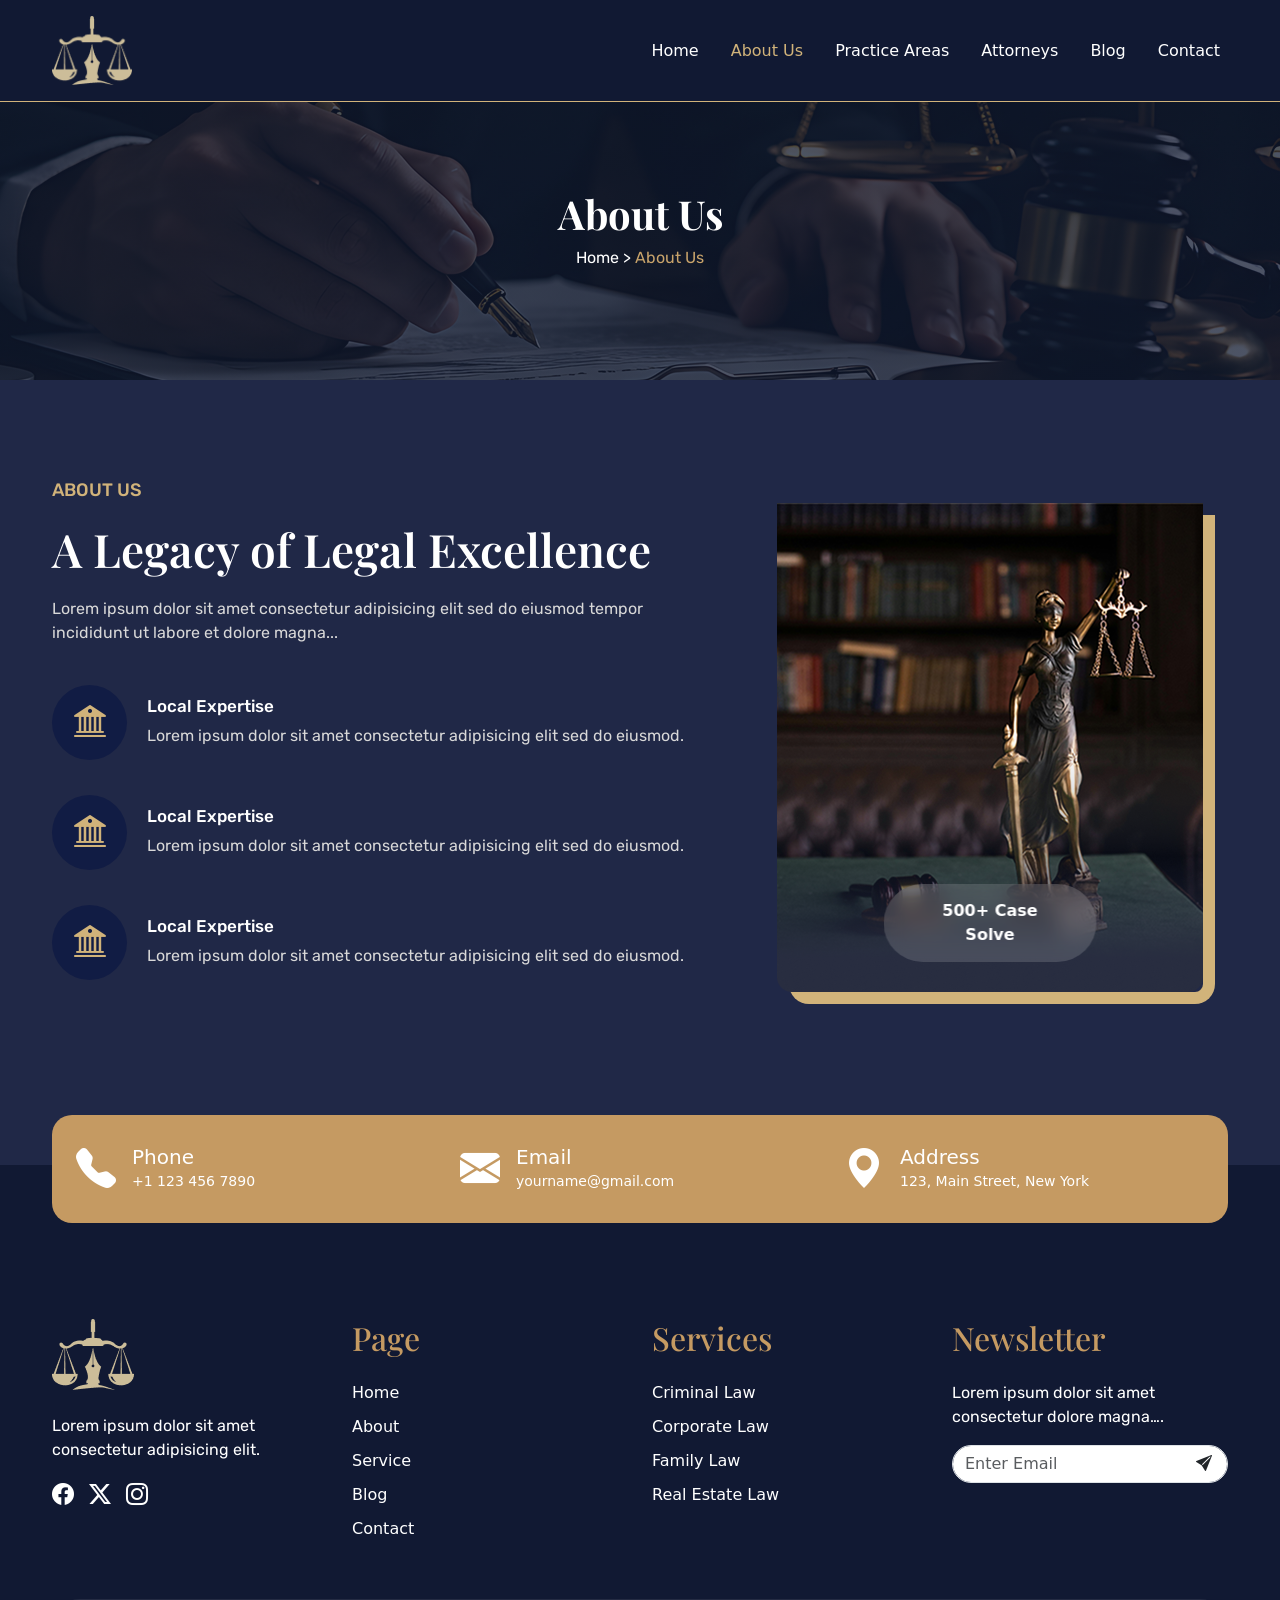
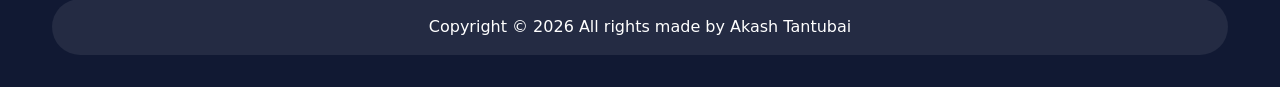
<file: aboutus.html>
<!DOCTYPE html>
<html lang="en">

<head>
  <meta charset="UTF-8">
  <meta name="viewport" content="width=device-width, initial-scale=1.0">
  <title>Lawyer</title>

  <!-- fav-icon -->
  <link rel="icon" href="img/favicon.png" type="img/x-icon">

  <!-- Bootstrap CSS -->
  <link href="https://cdn.jsdelivr.net/npm/bootstrap@5.3.8/dist/css/bootstrap.min.css" rel="stylesheet">


  <!-- Tailwind CSS -->
  <!-- <script src="https://cdn.tailwindcss.com"></script> -->

  <!--css link-->
  <link href="aboutus_css/style.css" rel="stylesheet" type="text/css" />

  <!-- Owl Carousel CSS -->
  <link rel="stylesheet" href="https://cdnjs.cloudflare.com/ajax/libs/OwlCarousel2/2.3.4/assets/owl.carousel.min.css" />

  <link rel="stylesheet"
    href="https://cdnjs.cloudflare.com/ajax/libs/OwlCarousel2/2.3.4/assets/owl.theme.default.min.css" />

  <!--font-link-->
  <link
    href="https://fonts.googleapis.com/css2?family=Jost:ital,wght@0,100..900;1,100..900&family=Montserrat:ital,wght@0,100..900;1,100..900&family=Playfair+Display:ital,wght@0,400..900;1,400..900&family=Rubik:ital,wght@0,300..900;1,300..900&display=swap"
    rel="stylesheet">

  <!---icon link--->
  <link rel="stylesheet" href="https://cdn.jsdelivr.net/npm/bootstrap-icons@1.11.3/font/bootstrap-icons.min.css">
</head>

<body>


  <!-- NAVBAR SECTION START -->
  <nav class="navbar navbar-expand-lg navbar-dark py-3">
    <div class="container">
      <img src="img/logo.png" />

      <button class="navbar-toggler" data-bs-toggle="collapse" data-bs-target="#menu">
        <span class="navbar-toggler-icon"></span>
      </button>

      <div class="collapse navbar-collapse" id="menu">
        <ul class="navbar-nav ms-auto gap-3">
          <li class="nav-item"><a class="nav-link" href="index.html">Home</a></li>
          <li class="nav-item"><a class="nav-link active" href="aboutus.html">About Us</a></li>
          <li class="nav-item"><a class="nav-link" href="practice.html">Practice Areas</a></li>
          <li class="nav-item"><a class="nav-link" href="attorneys.html">Attorneys</a></li>
          <li class="nav-item"><a class="nav-link" href="blog.html">Blog</a></li>
          <li class="nav-item"><a class="nav-link" href="contact.html">Contact</a></li>
        </ul>
      </div>
    </div>
  </nav>
  <!-- NAVBAR SECTION END -->



  <!--HERO SECTION START-->
  <section class="hero">
    <div class="overlay d-flex align-items-center justify-content-center text-center">
      <div>
        <h1 class="fw-bold">About Us</h1>
        <p><a href="index.html"> Home > </a><span class="gold">About Us</span></p>
      </div>
    </div>
  </section>
  <!--HERO SECTION END-->



  <!-- ABOUT SECTION START -->
  <section class="about-section">
    <div class="container">
      <div class="row align-items-center ">

        <!-- Left Content -->
        <div class="col-lg-7">

          <h3 class="section-tag">ABOUT US</h3>

          <h1 class="about-title">
            A Legacy of Legal Excellence
          </h1>

          <p class="about-text">
            Lorem ipsum dolor sit amet consectetur adipisicing elit sed do eiusmod
            tempor incididunt ut labore et dolore magna...
          </p>

          <!-- Item 1 -->
          <div class="about-item">
            <div class="icon-box">
              <i class="bi bi-bank2"></i>
            </div>

            <div>
              <h4>Local Expertise</h4>
              <p>
                Lorem ipsum dolor sit amet consectetur adipisicing
                elit sed do eiusmod.
              </p>
            </div>
          </div>

          <!-- Item 2 -->
          <div class="about-item">
            <div class="icon-box">
              <i class="bi bi-bank2"></i>
            </div>

            <div>
              <h4>Local Expertise</h4>
              <p>
                Lorem ipsum dolor sit amet consectetur adipisicing
                elit sed do eiusmod.
              </p>
            </div>
          </div>

          <!-- Item 3 -->
          <div class="about-item">
            <div class="icon-box">
              <i class="bi bi-bank2"></i>
            </div>

            <div>
              <h4>Local Expertise</h4>
              <p>
                Lorem ipsum dolor sit amet consectetur adipisicing
                elit sed do eiusmod.
              </p>
            </div>
          </div>

        </div>

        <!-- Right Image -->
        <div class="col-lg-5 text-center">

          <div class="image-wrapper">

            <div class="image-border"></div>

            <img src="img/aboutus_img.png" class="img-fluid about-img" alt="About">

            <div class="case-box">
              500+ Case Solve
            </div>

          </div>

        </div>

      </div>
    </div>
  </section>
  <!-- ABOUT SECTION END -->



  <!--FOOTER SECTION START-->
  <section class="footer-section">
    <div class="container">

      <!-- Top Contact Box -->
      <div class="contact-info p-4 mb-5">
        <div class="row text-md-start">

          <div class="col-md-4 d-flex align-items-center gap-3 mb-3 mb-md-0">
            <i class="bi bi-telephone-fill fs-1"></i>
            <div>
              <h5 class="mb-0">Phone</h5>
              <small>+1 123 456 7890</small>
            </div>
          </div>

          <div class="col-md-4 d-flex align-items-center gap-3 mb-3 mb-md-0">
            <i class="bi bi-envelope-fill fs-1"></i>
            <div>
              <h5 class="mb-0">Email</h5>
              <small>yourname@gmail.com</small>
            </div>
          </div>

          <div class="col-md-4 d-flex align-items-center gap-3">
            <i class="bi bi-geo-alt-fill fs-1"></i>
            <div>
              <h5 class="mb-0">Address</h5>
              <small>123, Main Street, New York</small>
            </div>
          </div>

        </div>
      </div>

      <!-- Footer -->
      <div class="row footer gy-4 py-5">

        <div class="col-md-3">
          <img class="mb-4" src="img/logo.png" alt="logo">
          <p class="mb-3">Lorem ipsum dolor sit amet<br> consectetur adipisicing elit.</p>

          <div class="social">
            <i class="bi bi-facebook"></i>
            <i class="bi bi-twitter-x"></i>
            <i class="bi bi-instagram"></i>
          </div>
        </div>

        <div class="col-md-3">
          <h1>Page</h1>
          <a href="#">Home</a>
          <a href="#">About</a>
          <a href="#">Service</a>
          <a href="#">Blog</a>
          <a href="#">Contact</a>
        </div>

        <div class="col-md-3">
          <h1>Services</h1>
          <a href="#">Criminal Law</a>
          <a href="#">Corporate Law</a>
          <a href="#">Family Law</a>
          <a href="#">Real Estate Law</a>
        </div>

        <div class="col-md-3">
          <h1>Newsletter</h1>
          <p>Lorem ipsum dolor sit amet consectetur
            dolore magna….</p>

          <div class="position-relative">
            <input type="email" class="form-control pe-5" placeholder="Enter Email">

            <i class="bi bi-send-fill position-absolute top-50 end-0 translate-middle-y me-3 text-dark"></i>
          </div>
        </div>

      </div>

      <!-- Bottom -->
      <div class="footer-box text-center py-3">
        Copyright © 2026 All rights made by Akash Tantubai
      </div>

    </div>
  </section>
  <!--FOOTER SECTION END-->















  <!-- Bootstrap JS -->

  <script src="https://cdn.jsdelivr.net/npm/bootstrap@5.3.8/dist/js/bootstrap.bundle.min.js"></script>

  <script src="script.js"></script>
</body>

</html>
</file>
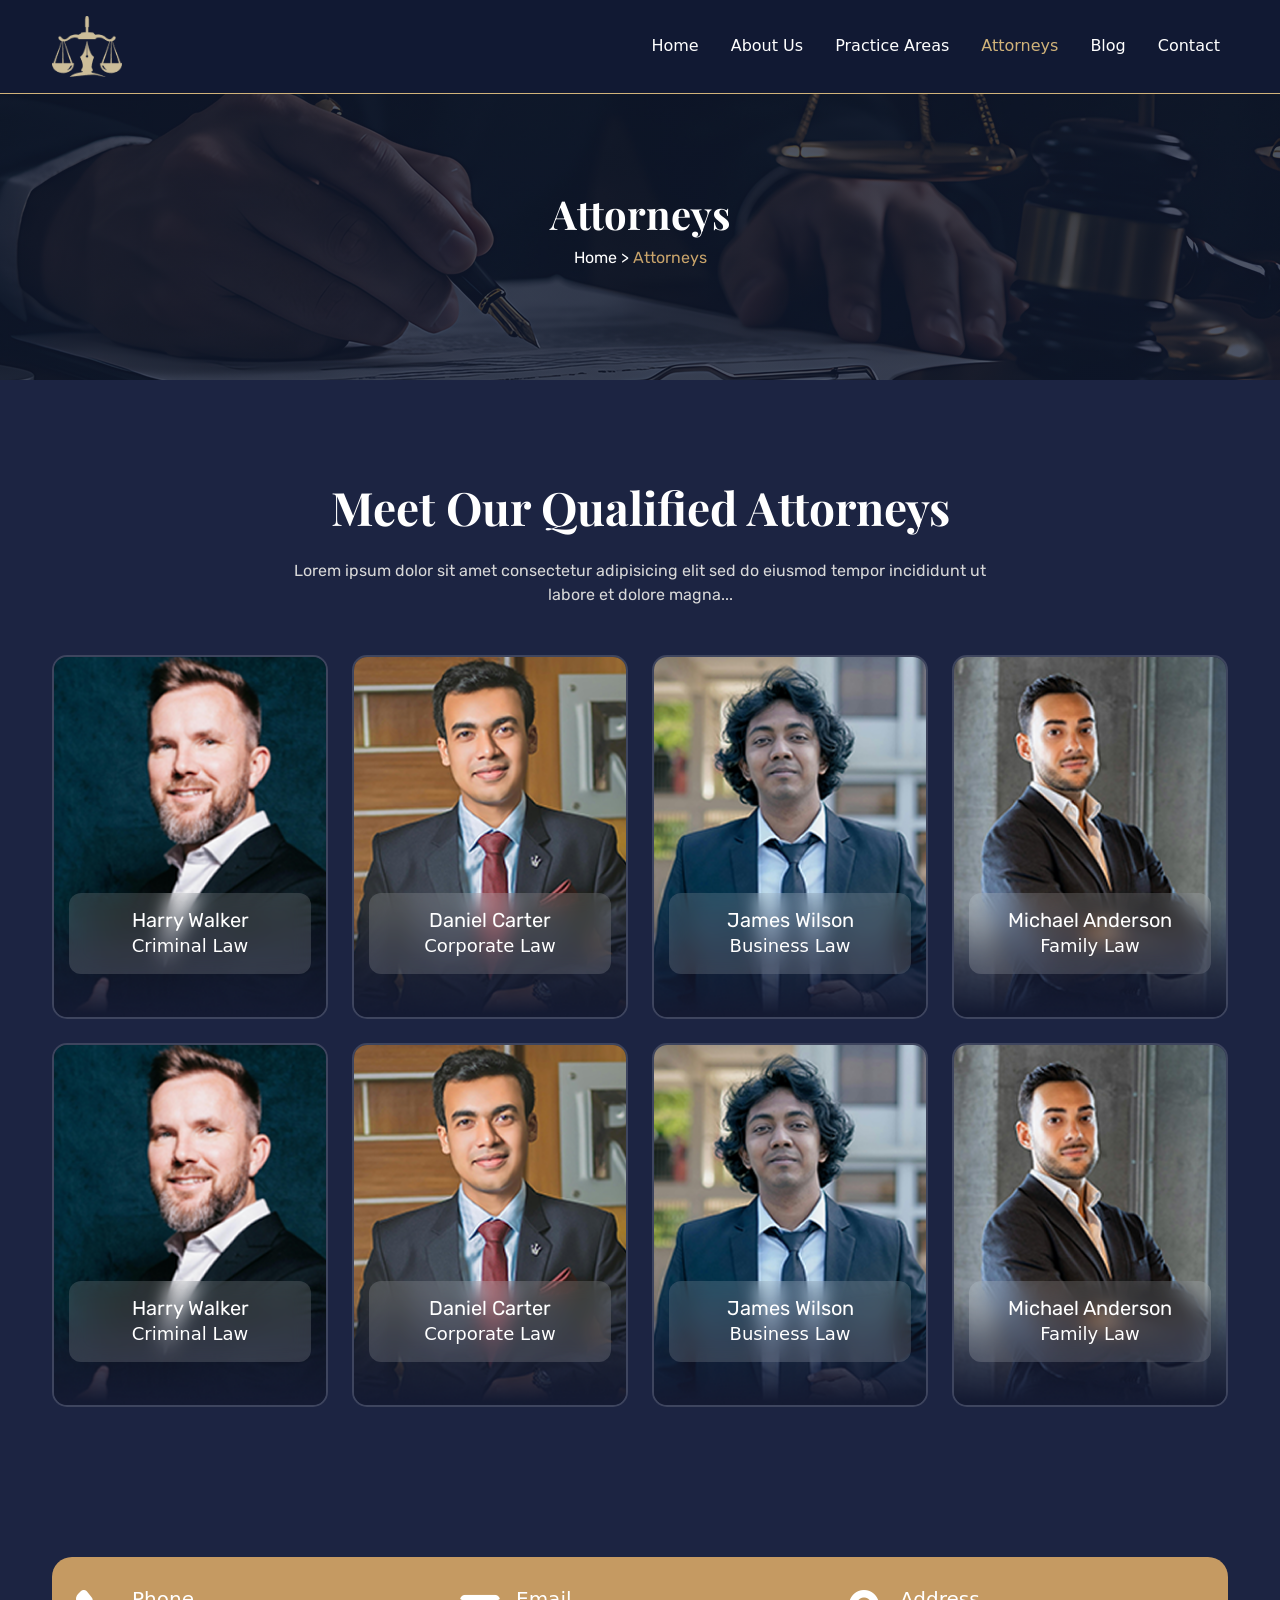
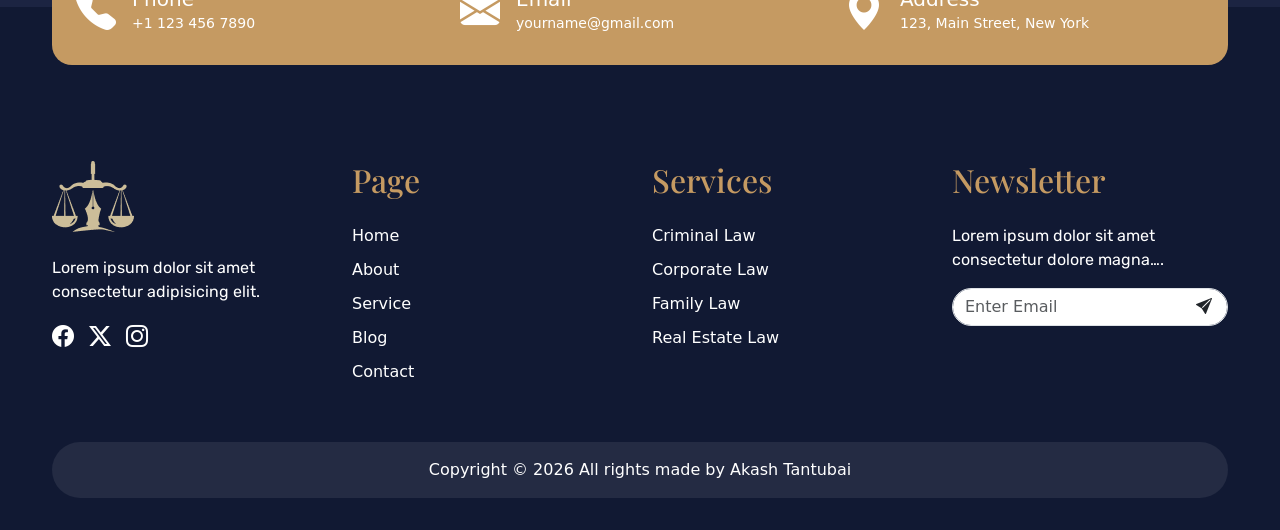
<file: attorneys.html>
<!DOCTYPE html>
<html lang="en">

<head>
    <meta charset="UTF-8">
    <meta name="viewport" content="width=device-width, initial-scale=1.0">
    <title>Lawyer</title>

        <!-- fav-icon -->
    <link rel="icon" href="img/favicon.png" type="img/x-icon">

    <!-- Bootstrap CSS -->
    <link href="https://cdn.jsdelivr.net/npm/bootstrap@5.3.8/dist/css/bootstrap.min.css" rel="stylesheet">


    <!-- Tailwind CSS -->
    <!-- <script src="https://cdn.tailwindcss.com"></script> -->

    <!--css link-->
    <link href="attorneys_css/style.css" rel="stylesheet" type="text/css" />

    <!-- Owl Carousel CSS -->
    <link rel="stylesheet"
        href="https://cdnjs.cloudflare.com/ajax/libs/OwlCarousel2/2.3.4/assets/owl.carousel.min.css" />

    <link rel="stylesheet"
        href="https://cdnjs.cloudflare.com/ajax/libs/OwlCarousel2/2.3.4/assets/owl.theme.default.min.css" />

    <!--font-link-->
    <link
        href="https://fonts.googleapis.com/css2?family=Jost:ital,wght@0,100..900;1,100..900&family=Montserrat:ital,wght@0,100..900;1,100..900&family=Playfair+Display:ital,wght@0,400..900;1,400..900&family=Rubik:ital,wght@0,300..900;1,300..900&display=swap"
        rel="stylesheet">

    <!---icon link--->
    <link rel="stylesheet" href="https://cdn.jsdelivr.net/npm/bootstrap-icons@1.11.3/font/bootstrap-icons.min.css">
</head>

<body>


    <!-- NAVBAR SECTION START -->
    <nav class="navbar navbar-expand-lg navbar-dark py-3">
        <div class="container">
            <img src="img/logo.png" />

            <button class="navbar-toggler" data-bs-toggle="collapse" data-bs-target="#menu">
                <span class="navbar-toggler-icon"></span>
            </button>

            <div class="collapse navbar-collapse" id="menu">
                <ul class="navbar-nav ms-auto gap-3">
                    <li class="nav-item"><a class="nav-link" href="index.html">Home</a></li>
                    <li class="nav-item"><a class="nav-link" href="aboutus.html">About Us</a></li>
                    <li class="nav-item"><a class="nav-link" href="practice.html">Practice Areas</a></li>
                    <li class="nav-item"><a class="nav-link active" href="attorneys.html">Attorneys</a></li>
                    <li class="nav-item"><a class="nav-link" href="blog.html">Blog</a></li>
                    <li class="nav-item"><a class="nav-link" href="contact.html">Contact</a></li>
                </ul>
            </div>
        </div>
    </nav>
    <!-- NAVBAR SECTION END -->



    <!--HERO SECTION START-->
    <section class="hero">
        <div class="overlay d-flex align-items-center justify-content-center text-center">
            <div>
                <h1 class="fw-bold">Attorneys</h1>
                <p><a href="index.html"> Home > </a><span class="gold">Attorneys</span></p>
            </div>
        </div>
    </section>
    <!--HERO SECTION END-->



    <!-- ATTORNEY SECTION START-->
    <section class="team-section ">
        <div class="container">

            <div class="text-center mb-5">
                <h1 class="team-title">Meet Our Qualified Attorneys</h1>
                <p class="team-text">
                    Lorem ipsum dolor sit amet consectetur adipisicing elit sed do eiusmod
                    tempor incididunt ut labore et dolore magna...
                </p>
            </div>

            <div class="row g-4 justify-content-center">

                <!-- Card 1 -->
                <div class="col-lg-3 col-md-6">
                    <div class="team-card">

                        <img src="img/attorneys_img1.png" class="img-fluid w-100" alt="">

                        <div class="card-content">

                            <div class="info-box">
                                <h4>Harry Walker</h4>
                                <span>Criminal Law</span>
                            </div>

                            <div class="social-box">
                                <a href="#"><i class="bi bi-facebook"></i></a>
                                <a href="#"><i class="bi bi-twitter-x"></i></a>
                                <a href="#"><i class="bi bi-instagram"></i></a>
                                <a href="#"><i class="bi bi-linkedin"></i></a>
                            </div>

                        </div>

                    </div>
                </div>

                <!-- Card 2 -->
                <div class="col-lg-3 col-md-6">
                    <div class="team-card">

                        <img src="img/attorneys_img2.png" class="img-fluid w-100" alt="">

                        <div class="card-content">

                            <div class="info-box">
                                <h4>Daniel Carter</h4>
                                <span>Corporate Law</span>
                            </div>

                            <div class="social-box">
                                <a href="#"><i class="bi bi-facebook"></i></a>
                                <a href="#"><i class="bi bi-twitter-x"></i></a>
                                <a href="#"><i class="bi bi-instagram"></i></a>
                                <a href="#"><i class="bi bi-linkedin"></i></a>
                            </div>

                        </div>

                    </div>
                </div>

                <!-- Card 3 -->
                <div class="col-lg-3 col-md-6">
                    <div class="team-card">

                        <img src="img/attorneys_img3.png" class="img-fluid w-100" alt="">

                        <div class="card-content">

                            <div class="info-box">
                                <h4>James Wilson</h4>
                                <span>Business Law</span>
                            </div>

                            <div class="social-box">
                                <a href="#"><i class="bi bi-facebook"></i></a>
                                <a href="#"><i class="bi bi-twitter-x"></i></a>
                                <a href="#"><i class="bi bi-instagram"></i></a>
                                <a href="#"><i class="bi bi-linkedin"></i></a>
                            </div>

                        </div>

                    </div>
                </div>

                <!-- Card 4 -->
                <div class="col-lg-3 col-md-6">
                    <div class="team-card">

                        <img src="img/attorneys_img4.png" class="img-fluid w-100" alt="">

                        <div class="card-content">

                            <div class="info-box">
                                <h4>Michael Anderson</h4>
                                <span>Family Law</span>
                            </div>

                            <div class="social-box">
                                <a href="#"><i class="bi bi-facebook"></i></a>
                                <a href="#"><i class="bi bi-twitter-x"></i></a>
                                <a href="#"><i class="bi bi-instagram"></i></a>
                                <a href="#"><i class="bi bi-linkedin"></i></a>
                            </div>

                        </div>

                    </div>
                </div>

                <!-- Card 5 -->
                <div class="col-lg-3 col-md-6">
                    <div class="team-card">

                        <img src="img/attorneys_img1.png" class="img-fluid w-100" alt="">

                        <div class="card-content">

                            <div class="info-box">
                                <h4>Harry Walker</h4>
                                <span>Criminal Law</span>
                            </div>

                            <div class="social-box">
                                <a href="#"><i class="bi bi-facebook"></i></a>
                                <a href="#"><i class="bi bi-twitter-x"></i></a>
                                <a href="#"><i class="bi bi-instagram"></i></a>
                                <a href="#"><i class="bi bi-linkedin"></i></a>
                            </div>

                        </div>

                    </div>
                </div>

                <!-- Card 6 -->
                <div class="col-lg-3 col-md-6">
                    <div class="team-card">

                        <img src="img/attorneys_img2.png" class="img-fluid w-100" alt="">

                        <div class="card-content">

                            <div class="info-box">
                                <h4>Daniel Carter</h4>
                                <span>Corporate Law</span>
                            </div>

                            <div class="social-box">
                                <a href="#"><i class="bi bi-facebook"></i></a>
                                <a href="#"><i class="bi bi-twitter-x"></i></a>
                                <a href="#"><i class="bi bi-instagram"></i></a>
                                <a href="#"><i class="bi bi-linkedin"></i></a>
                            </div>

                        </div>

                    </div>
                </div>

                <!-- Card 7 -->
                <div class="col-lg-3 col-md-6">
                    <div class="team-card">

                        <img src="img/attorneys_img3.png" class="img-fluid w-100" alt="">

                        <div class="card-content">

                            <div class="info-box">
                                <h4>James Wilson</h4>
                                <span>Business Law</span>
                            </div>

                            <div class="social-box">
                                <a href="#"><i class="bi bi-facebook"></i></a>
                                <a href="#"><i class="bi bi-twitter-x"></i></a>
                                <a href="#"><i class="bi bi-instagram"></i></a>
                                <a href="#"><i class="bi bi-linkedin"></i></a>
                            </div>

                        </div>

                    </div>
                </div>

                <!-- Card 8 -->
                <div class="col-lg-3 col-md-6">
                    <div class="team-card">

                        <img src="img/attorneys_img4.png" class="img-fluid w-100" alt="">

                        <div class="card-content">

                            <div class="info-box">
                                <h4>Michael Anderson</h4>
                                <span>Family Law</span>
                            </div>

                            <div class="social-box">
                                <a href="#"><i class="bi bi-facebook"></i></a>
                                <a href="#"><i class="bi bi-twitter-x"></i></a>
                                <a href="#"><i class="bi bi-instagram"></i></a>
                                <a href="#"><i class="bi bi-linkedin"></i></a>
                            </div>

                        </div>

                    </div>
                </div>

            </div>
        </div>
    </section>
    <!-- ATTORNEY SECTION END -->



    <!--FOOTER SECTION START-->
    <section class="footer-section">
        <div class="container">

            <!-- Top Contact Box -->
            <div class="contact-info p-4 mb-5">
                <div class="row text-md-start">

                    <div class="col-md-4 d-flex align-items-center gap-3 mb-3 mb-md-0">
                        <i class="bi bi-telephone-fill fs-1"></i>
                        <div>
                            <h5 class="mb-0">Phone</h5>
                            <small>+1 123 456 7890</small>
                        </div>
                    </div>

                    <div class="col-md-4 d-flex align-items-center gap-3 mb-3 mb-md-0">
                        <i class="bi bi-envelope-fill fs-1"></i>
                        <div>
                            <h5 class="mb-0">Email</h5>
                            <small>yourname@gmail.com</small>
                        </div>
                    </div>

                    <div class="col-md-4 d-flex align-items-center gap-3">
                        <i class="bi bi-geo-alt-fill fs-1"></i>
                        <div>
                            <h5 class="mb-0">Address</h5>
                            <small>123, Main Street, New York</small>
                        </div>
                    </div>

                </div>
            </div>

            <!-- Footer -->
            <div class="row footer gy-4 py-5">

                <div class="col-md-3">
                    <img class="mb-4" src="img/logo.png" alt="logo">
                    <p class="mb-3">Lorem ipsum dolor sit amet<br> consectetur adipisicing elit.</p>

                    <div class="social">
                        <i class="bi bi-facebook"></i>
                        <i class="bi bi-twitter-x"></i>
                        <i class="bi bi-instagram"></i>
                    </div>
                </div>

                <div class="col-md-3">
                    <h1>Page</h1>
                    <a href="#">Home</a>
                    <a href="#">About</a>
                    <a href="#">Service</a>
                    <a href="#">Blog</a>
                    <a href="#">Contact</a>
                </div>

                <div class="col-md-3">
                    <h1>Services</h1>
                    <a href="#">Criminal Law</a>
                    <a href="#">Corporate Law</a>
                    <a href="#">Family Law</a>
                    <a href="#">Real Estate Law</a>
                </div>

                <div class="col-md-3">
                    <h1>Newsletter</h1>
                    <p>Lorem ipsum dolor sit amet consectetur
                        dolore magna….</p>

                    <div class="position-relative">
                        <input type="email" class="form-control pe-5" placeholder="Enter Email">

                        <i class="bi bi-send-fill position-absolute top-50 end-0 translate-middle-y me-3 text-dark"></i>
                    </div>
                </div>

            </div>

            <!-- Bottom -->
            <div class="footer-box text-center py-3">
                Copyright © 2026 All rights made by Akash Tantubai
            </div>

        </div>
    </section>
    <!--FOOTER SECTION END-->















    <!-- Bootstrap JS -->

    <script src="https://cdn.jsdelivr.net/npm/bootstrap@5.3.8/dist/js/bootstrap.bundle.min.js"></script>

    <script src="script.js"></script>
</body>

</html>
</file>
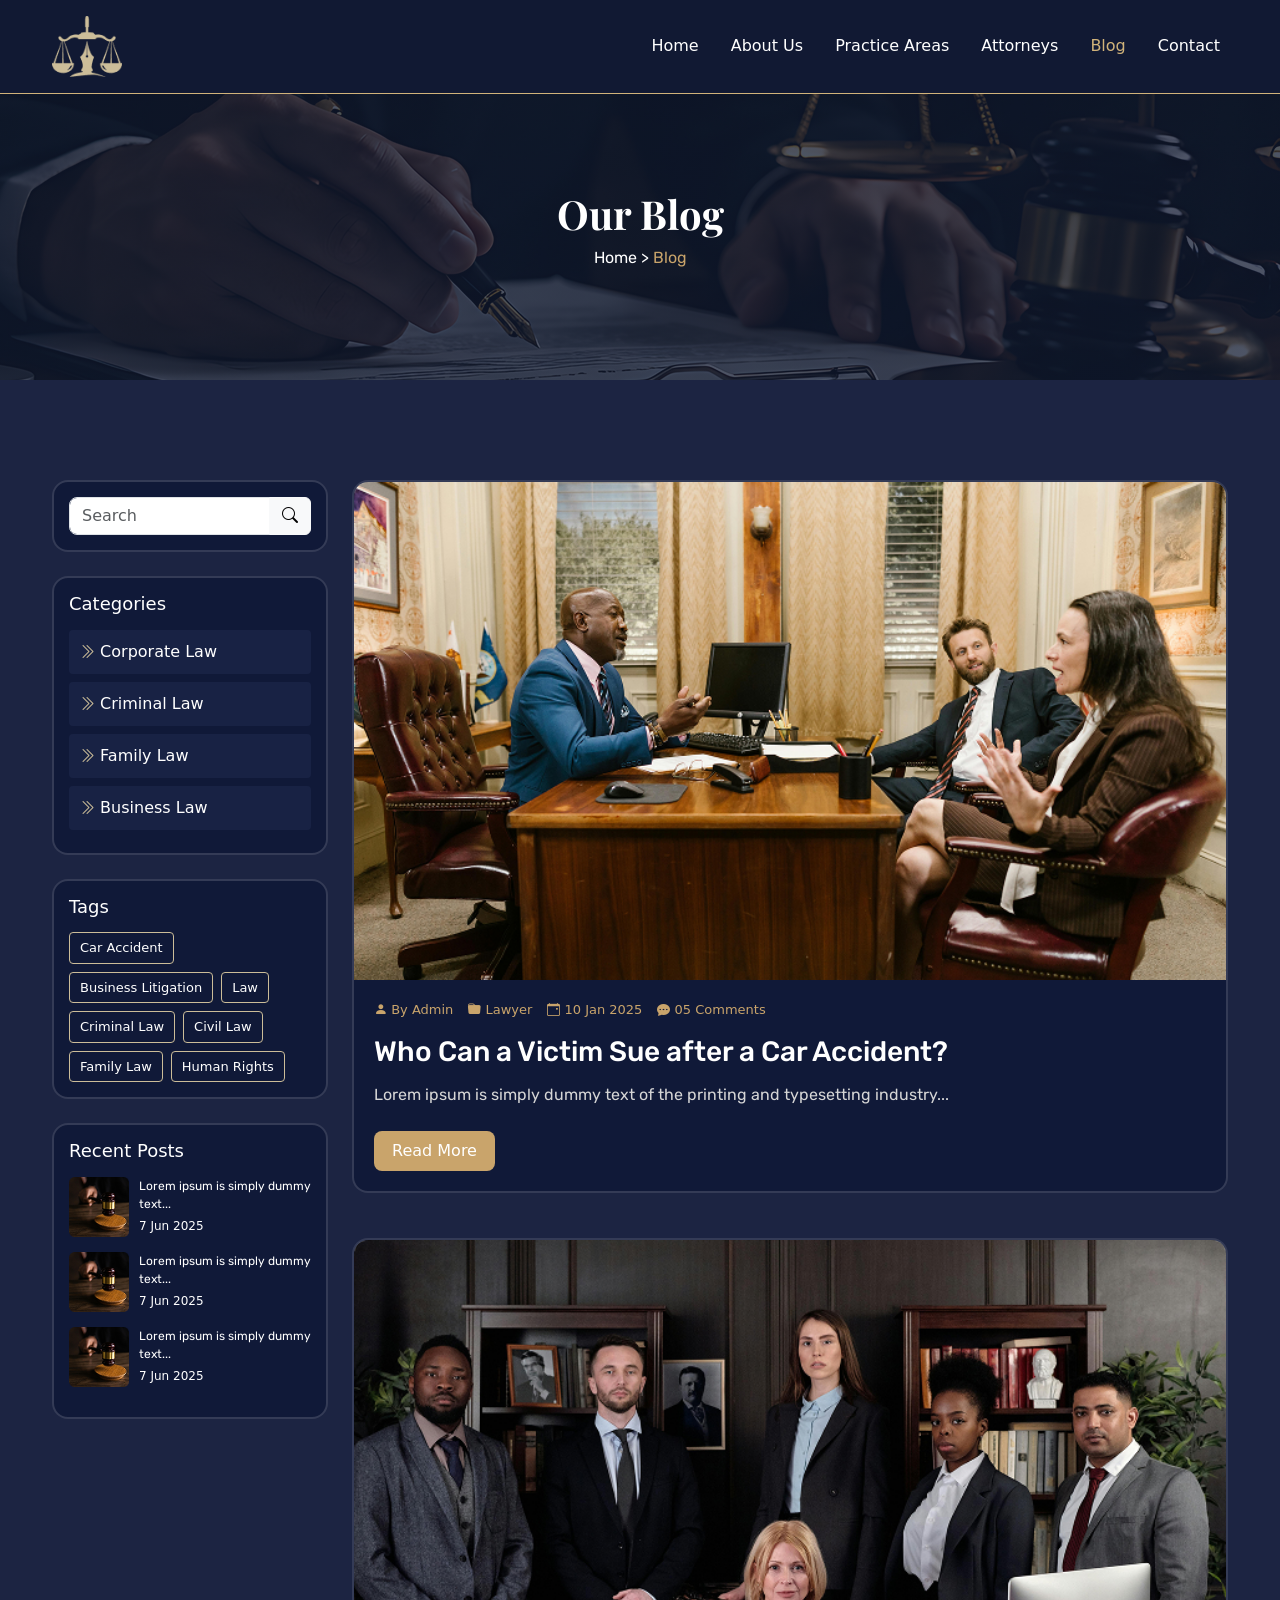
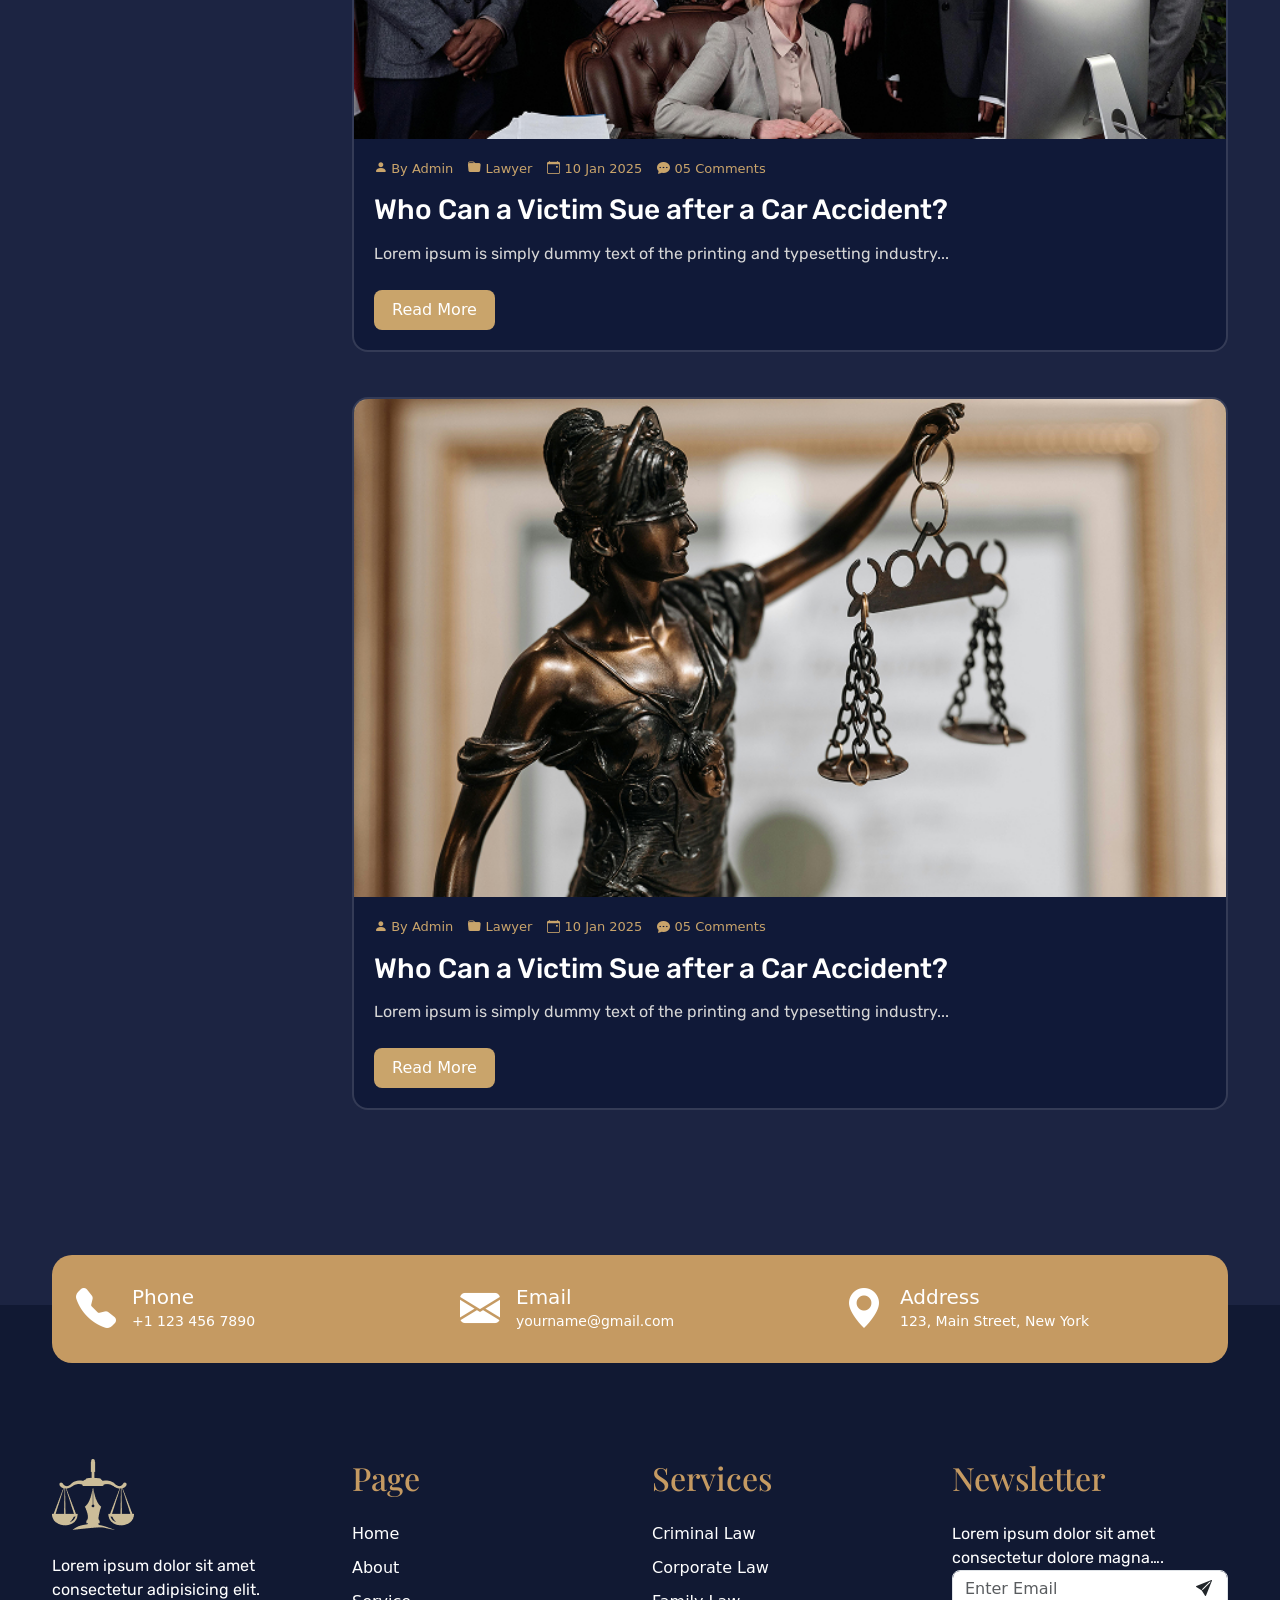
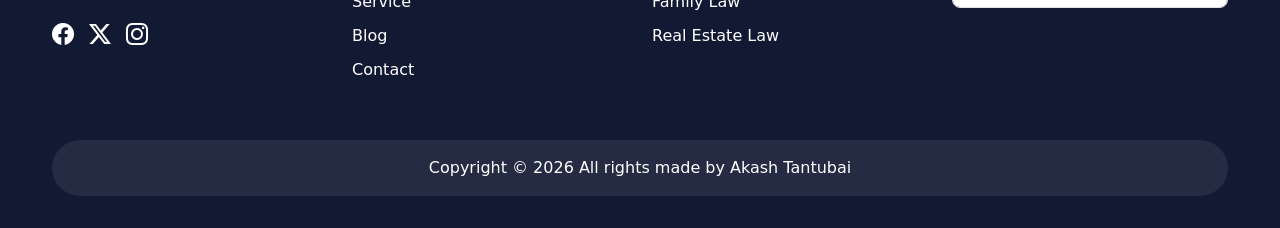
<file: blog.html>
<!DOCTYPE html>
<html lang="en">

<head>
    <meta charset="UTF-8">
    <meta name="viewport" content="width=device-width, initial-scale=1.0">
    <title>Lawyer</title>

        <!-- fav-icon -->
    <link rel="icon" href="img/favicon.png" type="img/x-icon">

    <!-- Bootstrap CSS -->
    <link href="https://cdn.jsdelivr.net/npm/bootstrap@5.3.8/dist/css/bootstrap.min.css" rel="stylesheet">


    <!-- Tailwind CSS -->
    <!-- <script src="https://cdn.tailwindcss.com"></script> -->

    <!--css link-->
    <link href="blog_css/style.css" rel="stylesheet" type="text/css" />

    <!-- Owl Carousel CSS -->
    <link rel="stylesheet"
        href="https://cdnjs.cloudflare.com/ajax/libs/OwlCarousel2/2.3.4/assets/owl.carousel.min.css" />

    <link rel="stylesheet"
        href="https://cdnjs.cloudflare.com/ajax/libs/OwlCarousel2/2.3.4/assets/owl.theme.default.min.css" />

    <!--font-link-->
    <link
        href="https://fonts.googleapis.com/css2?family=Jost:ital,wght@0,100..900;1,100..900&family=Montserrat:ital,wght@0,100..900;1,100..900&family=Playfair+Display:ital,wght@0,400..900;1,400..900&family=Rubik:ital,wght@0,300..900;1,300..900&display=swap"
        rel="stylesheet">

    <!---icon link--->
    <link rel="stylesheet" href="https://cdn.jsdelivr.net/npm/bootstrap-icons@1.11.3/font/bootstrap-icons.min.css">
</head>

<body>


    <!-- NAVBAR SECTION START -->
    <nav class="navbar navbar-expand-lg navbar-dark py-3">
        <div class="container">
            <img src="img/logo.png" />

            <button class="navbar-toggler" data-bs-toggle="collapse" data-bs-target="#menu">
                <span class="navbar-toggler-icon"></span>
            </button>

            <div class="collapse navbar-collapse" id="menu">
                <ul class="navbar-nav ms-auto gap-3">
                    <li class="nav-item"><a class="nav-link" href="index.html">Home</a></li>
                    <li class="nav-item"><a class="nav-link" href="aboutus.html">About Us</a></li>
                    <li class="nav-item"><a class="nav-link" href="practice.html">Practice Areas</a></li>
                    <li class="nav-item"><a class="nav-link" href="attorneys.html">Attorneys</a></li>
                    <li class="nav-item"><a class="nav-link active" href="blog.html">Blog</a></li>
                    <li class="nav-item"><a class="nav-link" href="contact.html">Contact</a></li>
                </ul>
            </div>
        </div>
    </nav>
    <!-- NAVBAR SECTION END -->



    <!--HERO SECTION START-->
    <section class="hero">
        <div class="overlay d-flex align-items-center justify-content-center text-center">
            <div>
                <h1 class="fw-bold">Our Blog</h1>
                <p><a href="index.html"> Home > </a><span class="gold">Blog</span></p>
            </div>
        </div>
    </section>
    <!--HERO SECTION END-->



    <!-- BLOG SECTION START -->
    <section class="blog-section">
        <div class="container">

            <div class="row g-4">

                <!-- Sidebar -->
                <div class="col-lg-3">

                    <!-- Search -->
                    <div class="sidebar-box mb-4">
                        <div class="input-group">
                            <input type="text" class="form-control" placeholder="Search">
                            <button class="btn btn-light">
                                <i class="bi bi-search"></i>
                            </button>
                        </div>
                    </div>

                    <!-- Categories -->
                    <div class="sidebar-box mb-4">
                        <h5 class="sidebar-title">Categories</h5>

                        <a href="#" class="category-link"><i class="bi bi-chevron-double-right"></i> Corporate Law</a>
                        <a href="#" class="category-link"><i class="bi bi-chevron-double-right"></i> Criminal Law</a>
                        <a href="#" class="category-link"><i class="bi bi-chevron-double-right"></i> Family Law</a>
                        <a href="#" class="category-link"><i class="bi bi-chevron-double-right"></i> Business Law</a>
                    </div>

                    <!-- Tags -->
                    <div class="sidebar-box mb-4">
                        <h5 class="sidebar-title">Tags</h5>

                        <div class="d-flex flex-wrap gap-2">
                            <span class="tag">Car Accident</span>
                            <span class="tag">Business Litigation</span>
                            <span class="tag">Law</span>
                            <span class="tag">Criminal Law</span>
                            <span class="tag">Civil Law</span>
                            <span class="tag">Family Law</span>
                            <span class="tag">Human Rights</span>
                        </div>
                    </div>

                    <!-- Recent Posts -->
                    <div class="sidebar-box">
                        <h5 class="sidebar-title">Recent Posts</h5>

                        <div class="recent-post">
                            <img src="img/blog_recent_img2.png" alt="">
                            <div>
                                <p>Lorem ipsum is simply dummy text...</p>
                                <small>7 Jun 2025</small>
                            </div>
                        </div>

                        <div class="recent-post">
                            <img src="img/blog_recent_img2.png" alt="">
                            <div>
                                <p>Lorem ipsum is simply dummy text...</p>
                                <small>7 Jun 2025</small>
                            </div>
                        </div>

                        <div class="recent-post">
                            <img src="img/blog_recent_img2.png" alt="">
                            <div>
                                <p>Lorem ipsum is simply dummy text...</p>
                                <small>7 Jun 2025</small>
                            </div>
                        </div>
                    </div>

                </div>

                <!-- Blog Content -->
                <div class="col-lg-9">

                    <!-- Blog Card 1 -->
                    <div class="blog-card">

                        <img src="img/blog_img1.jpg" class="img-fluid w-100" alt="">

                        <div class="blog-content">

                            <div class="blog-meta">
                                <span><i class="bi bi-person-fill"></i> By Admin</span>
                                <span><i class="bi bi-folder-fill"></i> Lawyer</span>
                                <span><i class="bi bi-calendar-event"></i> 10 Jan 2025</span>
                                <span><i class="bi bi-chat-dots-fill"></i> 05 Comments</span>
                            </div>

                            <h3>Who Can a Victim Sue after a Car Accident?</h3>

                            <p>
                                Lorem ipsum is simply dummy text of the printing and
                                typesetting industry...
                            </p>

                            <a href="#" class="theme-btn mt-4">Read More</a>

                        </div>
                    </div>

                    <!-- Blog Card 2 -->
                    <div class="blog-card">
                        <img src="img/blog_img2.jpg" class="img-fluid w-100" alt="">
                        <div class="blog-content">
                            <div class="blog-meta">
                                <span><i class="bi bi-person-fill"></i> By Admin</span>
                                <span><i class="bi bi-folder-fill"></i> Lawyer</span>
                                <span><i class="bi bi-calendar-event"></i> 10 Jan 2025</span>
                                <span><i class="bi bi-chat-dots-fill"></i> 05 Comments</span>
                            </div>

                            <h3>Who Can a Victim Sue after a Car Accident?</h3>

                            <p>Lorem ipsum is simply dummy text of the printing and typesetting industry...</p>

                            <a href="#" class="theme-btn mt-4">Read More</a>
                        </div>
                    </div>

                    <!-- Blog Card 3 -->
                    <div class="blog-card">
                        <img src="img/blog_img3.jpg" class="img-fluid w-100" alt="">
                        <div class="blog-content">
                            <div class="blog-meta">
                                <span><i class="bi bi-person-fill"></i> By Admin</span>
                                <span><i class="bi bi-folder-fill"></i> Lawyer</span>
                                <span><i class="bi bi-calendar-event"></i> 10 Jan 2025</span>
                                <span><i class="bi bi-chat-dots-fill"></i> 05 Comments</span>
                            </div>

                            <h3>Who Can a Victim Sue after a Car Accident?</h3>

                            <p>Lorem ipsum is simply dummy text of the printing and typesetting industry...</p>

                            <a href="#" class="theme-btn mt-4">Read More</a>
                        </div>
                    </div>

                </div>

            </div>

        </div>
    </section>
    <!-- BLOG SECTION END -->



    <!--FOOTER SECTION START-->
    <section class="footer-section">
        <div class="container">

            <!-- Top Contact Box -->
            <div class="contact-info p-4 mb-5">
                <div class="row text-md-start">

                    <div class="col-md-4 d-flex align-items-center gap-3 mb-3 mb-md-0">
                        <i class="bi bi-telephone-fill fs-1"></i>
                        <div>
                            <h5 class="mb-0">Phone</h5>
                            <small>+1 123 456 7890</small>
                        </div>
                    </div>

                    <div class="col-md-4 d-flex align-items-center gap-3 mb-3 mb-md-0">
                        <i class="bi bi-envelope-fill fs-1"></i>
                        <div>
                            <h5 class="mb-0">Email</h5>
                            <small>yourname@gmail.com</small>
                        </div>
                    </div>

                    <div class="col-md-4 d-flex align-items-center gap-3">
                        <i class="bi bi-geo-alt-fill fs-1"></i>
                        <div>
                            <h5 class="mb-0">Address</h5>
                            <small>123, Main Street, New York</small>
                        </div>
                    </div>

                </div>
            </div>

            <!-- Footer -->
            <div class="row footer gy-4 py-5">

                <div class="col-md-3">
                    <img class="mb-4" src="img/logo.png" alt="logo">
                    <p class="mb-3">Lorem ipsum dolor sit amet<br> consectetur adipisicing elit.</p>

                    <div class="social">
                        <i class="bi bi-facebook"></i>
                        <i class="bi bi-twitter-x"></i>
                        <i class="bi bi-instagram"></i>
                    </div>
                </div>

                <div class="col-md-3">
                    <h1>Page</h1>
                    <a href="#">Home</a>
                    <a href="#">About</a>
                    <a href="#">Service</a>
                    <a href="#">Blog</a>
                    <a href="#">Contact</a>
                </div>

                <div class="col-md-3">
                    <h1>Services</h1>
                    <a href="#">Criminal Law</a>
                    <a href="#">Corporate Law</a>
                    <a href="#">Family Law</a>
                    <a href="#">Real Estate Law</a>
                </div>

                <div class="col-md-3">
                    <h1>Newsletter</h1>
                    <p>Lorem ipsum dolor sit amet consectetur
                        dolore magna….</p>

                    <div class="position-relative">
                        <input type="email" class="form-control pe-5" placeholder="Enter Email">

                        <i class="bi bi-send-fill position-absolute top-50 end-0 translate-middle-y me-3 text-dark"></i>
                    </div>
                </div>

            </div>

            <!-- Bottom -->
            <div class="footer-box text-center py-3">
                Copyright © 2026 All rights made by Akash Tantubai
            </div>

        </div>
    </section>
    <!--FOOTER SECTION END-->















    <!-- Bootstrap JS -->

    <script src="https://cdn.jsdelivr.net/npm/bootstrap@5.3.8/dist/js/bootstrap.bundle.min.js"></script>

    <script src="script.js"></script>
</body>

</html>
</file>
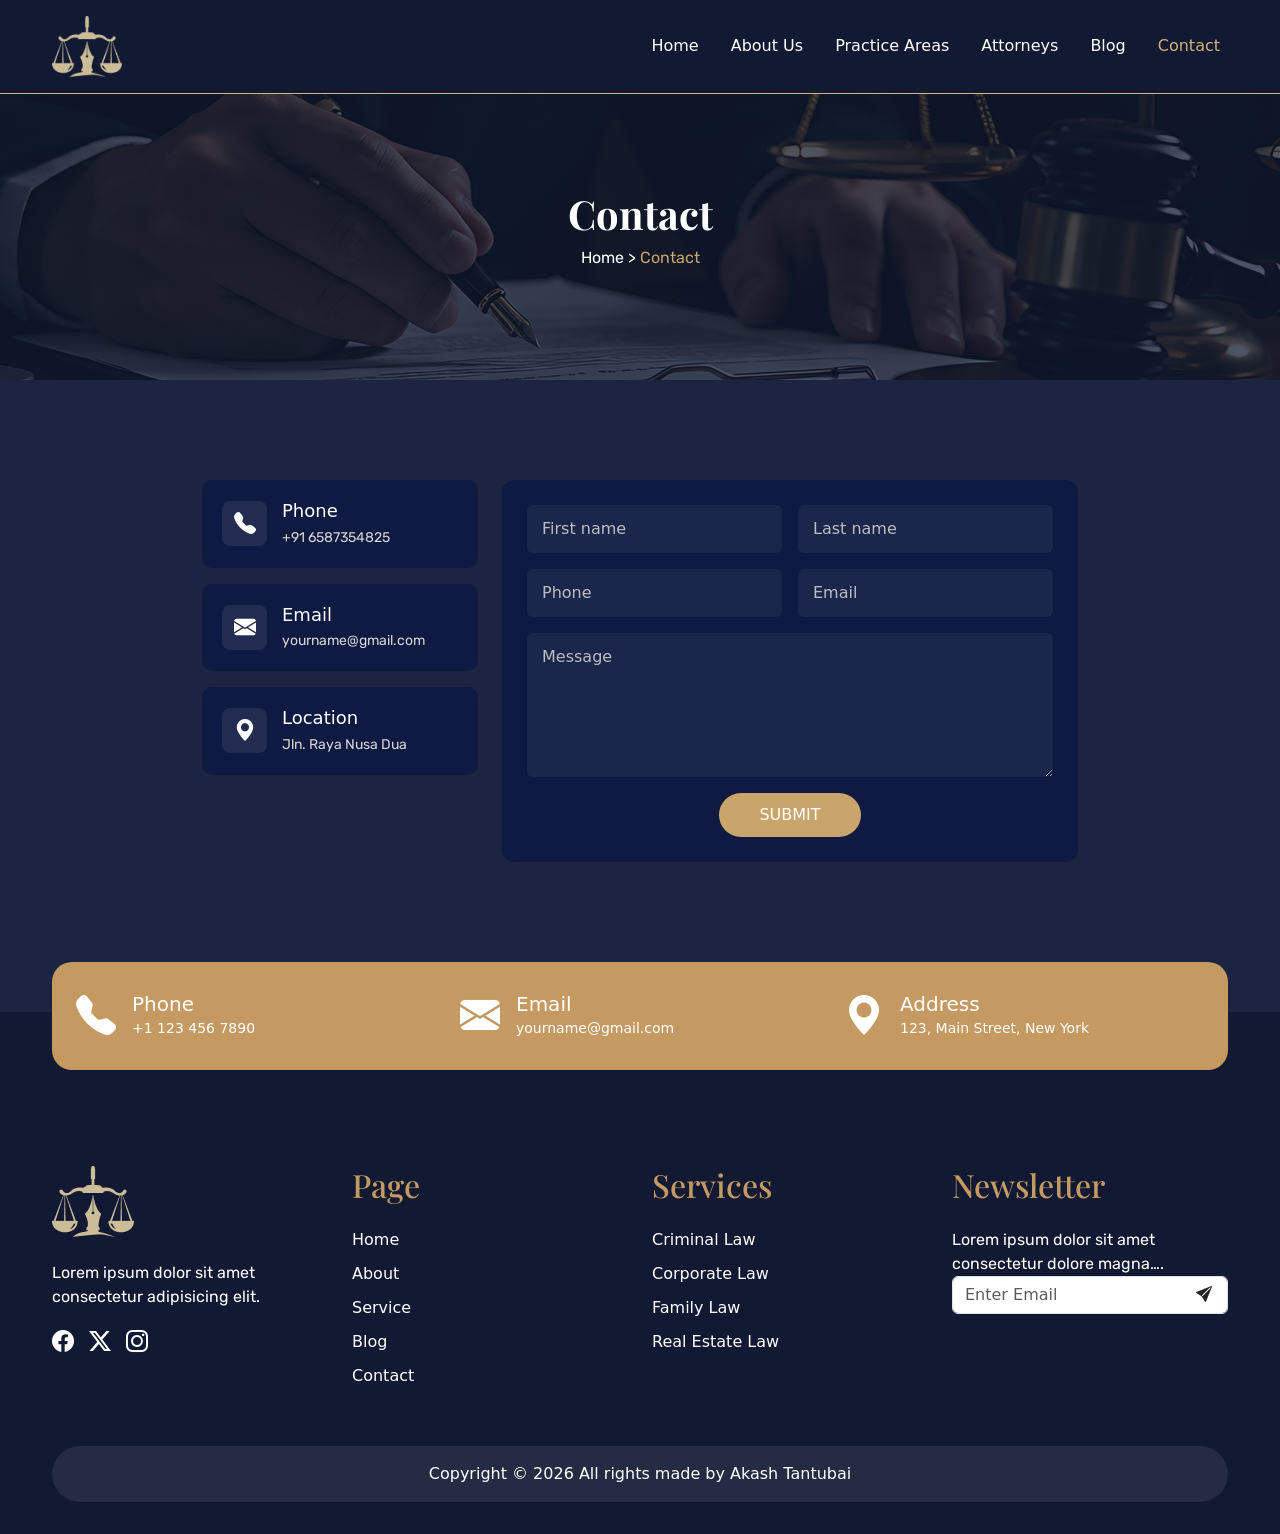
<file: contact.html>
<!DOCTYPE html>
<html lang="en">

<head>
    <meta charset="UTF-8">
    <meta name="viewport" content="width=device-width, initial-scale=1.0">
    <title>Lawyer</title>

        <!-- fav-icon -->
    <link rel="icon" href="img/favicon.png" type="img/x-icon">

    <!-- Bootstrap CSS -->
    <link href="https://cdn.jsdelivr.net/npm/bootstrap@5.3.8/dist/css/bootstrap.min.css" rel="stylesheet">


    <!-- Tailwind CSS -->
    <!-- <script src="https://cdn.tailwindcss.com"></script> -->

    <!--css link-->
    <link href="contact_css/style.css" rel="stylesheet" type="text/css" />

    <!-- Owl Carousel CSS -->
    <link rel="stylesheet"
        href="https://cdnjs.cloudflare.com/ajax/libs/OwlCarousel2/2.3.4/assets/owl.carousel.min.css" />

    <link rel="stylesheet"
        href="https://cdnjs.cloudflare.com/ajax/libs/OwlCarousel2/2.3.4/assets/owl.theme.default.min.css" />

    <!--font-link-->
    <link
        href="https://fonts.googleapis.com/css2?family=Jost:ital,wght@0,100..900;1,100..900&family=Montserrat:ital,wght@0,100..900;1,100..900&family=Playfair+Display:ital,wght@0,400..900;1,400..900&family=Rubik:ital,wght@0,300..900;1,300..900&display=swap"
        rel="stylesheet">

    <!---icon link--->
    <link rel="stylesheet" href="https://cdn.jsdelivr.net/npm/bootstrap-icons@1.11.3/font/bootstrap-icons.min.css">
</head>

<body>


    <!-- NAVBAR SECTION START -->
    <nav class="navbar navbar-expand-lg navbar-dark py-3">
        <div class="container">
            <img src="img/logo.png" />

            <button class="navbar-toggler" data-bs-toggle="collapse" data-bs-target="#menu">
                <span class="navbar-toggler-icon"></span>
            </button>

            <div class="collapse navbar-collapse" id="menu">
                <ul class="navbar-nav ms-auto gap-3">
                    <li class="nav-item"><a class="nav-link" href="index.html">Home</a></li>
                    <li class="nav-item"><a class="nav-link" href="aboutus.html">About Us</a></li>
                    <li class="nav-item"><a class="nav-link" href="practice.html">Practice Areas</a></li>
                    <li class="nav-item"><a class="nav-link" href="attorneys.html">Attorneys</a></li>
                    <li class="nav-item"><a class="nav-link" href="blog.html">Blog</a></li>
                    <li class="nav-item"><a class="nav-link active" href="contact.html">Contact</a></li>
                </ul>
            </div>
        </div>
    </nav>
    <!-- NAVBAR SECTION END -->



    <!--HERO SECTION START-->
    <section class="hero">
        <div class="overlay d-flex align-items-center justify-content-center text-center">
            <div>
                <h1 class="fw-bold">Contact</h1>
                <p><a href="index.html"> Home > </a><span class="gold">Contact</span></p>
            </div>
        </div>
    </section>
    <!--HERO SECTION END-->



    <!-- CONTACT SECTION START -->
    <section class="contact-section">
        <div class="container">

            <div class="row g-4 justify-content-center align-items-stretch">

                <!-- Contact Info -->
                <div class="col-lg-3">

                    <div class="contact-info-box mb-3">
                        <div class="icon-box">
                            <i class="bi bi-telephone-fill"></i>
                        </div>

                        <div>
                            <h5>Phone</h5>
                            <p>+91 6587354825</p>
                        </div>
                    </div>

                    <div class="contact-info-box mb-3">
                        <div class="icon-box">
                            <i class="bi bi-envelope-fill"></i>
                        </div>

                        <div>
                            <h5>Email</h5>
                            <p>yourname@gmail.com</p>
                        </div>
                    </div>

                    <div class="contact-info-box">
                        <div class="icon-box">
                            <i class="bi bi-geo-alt-fill"></i>
                        </div>

                        <div>
                            <h5>Location</h5>
                            <p>Jln. Raya Nusa Dua</p>
                        </div>
                    </div>

                </div>

                <!-- Contact Form -->
                <div class="col-lg-6">

                    <div class="contact-form-box">

                        <form>

                            <div class="row g-3">

                                <div class="col-md-6">
                                    <input type="text" class="form-control custom-input" placeholder="First name">
                                </div>

                                <div class="col-md-6">
                                    <input type="text" class="form-control custom-input" placeholder="Last name">
                                </div>

                                <div class="col-md-6">
                                    <input type="tel" class="form-control custom-input" placeholder="Phone">
                                </div>

                                <div class="col-md-6">
                                    <input type="email" class="form-control custom-input" placeholder="Email">
                                </div>

                                <div class="col-12">
                                    <textarea rows="5" class="form-control custom-input"
                                        placeholder="Message"></textarea>
                                </div>

                                <div class="col-12 text-center">
                                    <button type="submit" class="send-btn">
                                        SUBMIT
                                    </button>
                                </div>

                            </div>

                        </form>

                    </div>

                </div>

            </div>

        </div>
    </section>
    <!-- CONTACT SECTION END -->



    <!--FOOTER SECTION START-->
    <section class="footer-section">
        <div class="container">

            <!-- Top Contact Box -->
            <div class="contact-info p-4 mb-5">
                <div class="row text-md-start">

                    <div class="col-md-4 d-flex align-items-center gap-3 mb-3 mb-md-0">
                        <i class="bi bi-telephone-fill fs-1"></i>
                        <div>
                            <h5 class="mb-0">Phone</h5>
                            <small>+1 123 456 7890</small>
                        </div>
                    </div>

                    <div class="col-md-4 d-flex align-items-center gap-3 mb-3 mb-md-0">
                        <i class="bi bi-envelope-fill fs-1"></i>
                        <div>
                            <h5 class="mb-0">Email</h5>
                            <small>yourname@gmail.com</small>
                        </div>
                    </div>

                    <div class="col-md-4 d-flex align-items-center gap-3">
                        <i class="bi bi-geo-alt-fill fs-1"></i>
                        <div>
                            <h5 class="mb-0">Address</h5>
                            <small>123, Main Street, New York</small>
                        </div>
                    </div>

                </div>
            </div>

            <!-- Footer -->
            <div class="row footer gy-4 py-5">

                <div class="col-md-3">
                    <img class="mb-4" src="img/logo.png" alt="logo">
                    <p class="mb-3">Lorem ipsum dolor sit amet<br> consectetur adipisicing elit.</p>

                    <div class="social">
                        <i class="bi bi-facebook"></i>
                        <i class="bi bi-twitter-x"></i>
                        <i class="bi bi-instagram"></i>
                    </div>
                </div>

                <div class="col-md-3">
                    <h1>Page</h1>
                    <a href="#">Home</a>
                    <a href="#">About</a>
                    <a href="#">Service</a>
                    <a href="#">Blog</a>
                    <a href="#">Contact</a>
                </div>

                <div class="col-md-3">
                    <h1>Services</h1>
                    <a href="#">Criminal Law</a>
                    <a href="#">Corporate Law</a>
                    <a href="#">Family Law</a>
                    <a href="#">Real Estate Law</a>
                </div>

                <div class="col-md-3">
                    <h1>Newsletter</h1>
                    <p>Lorem ipsum dolor sit amet consectetur
                        dolore magna….</p>

                    <div class="position-relative">
                        <input type="email" class="form-control pe-5" placeholder="Enter Email">

                        <i class="bi bi-send-fill position-absolute top-50 end-0 translate-middle-y me-3 text-dark"></i>
                    </div>
                </div>

            </div>

            <!-- Bottom -->
            <div class="footer-box text-center py-3">
                Copyright © 2026 All rights made by Akash Tantubai
            </div>

        </div>
    </section>
    <!--FOOTER SECTION END-->















    <!-- Bootstrap JS -->

    <script src="https://cdn.jsdelivr.net/npm/bootstrap@5.3.8/dist/js/bootstrap.bundle.min.js"></script>

    <script src="script.js"></script>
</body>

</html>
</file>
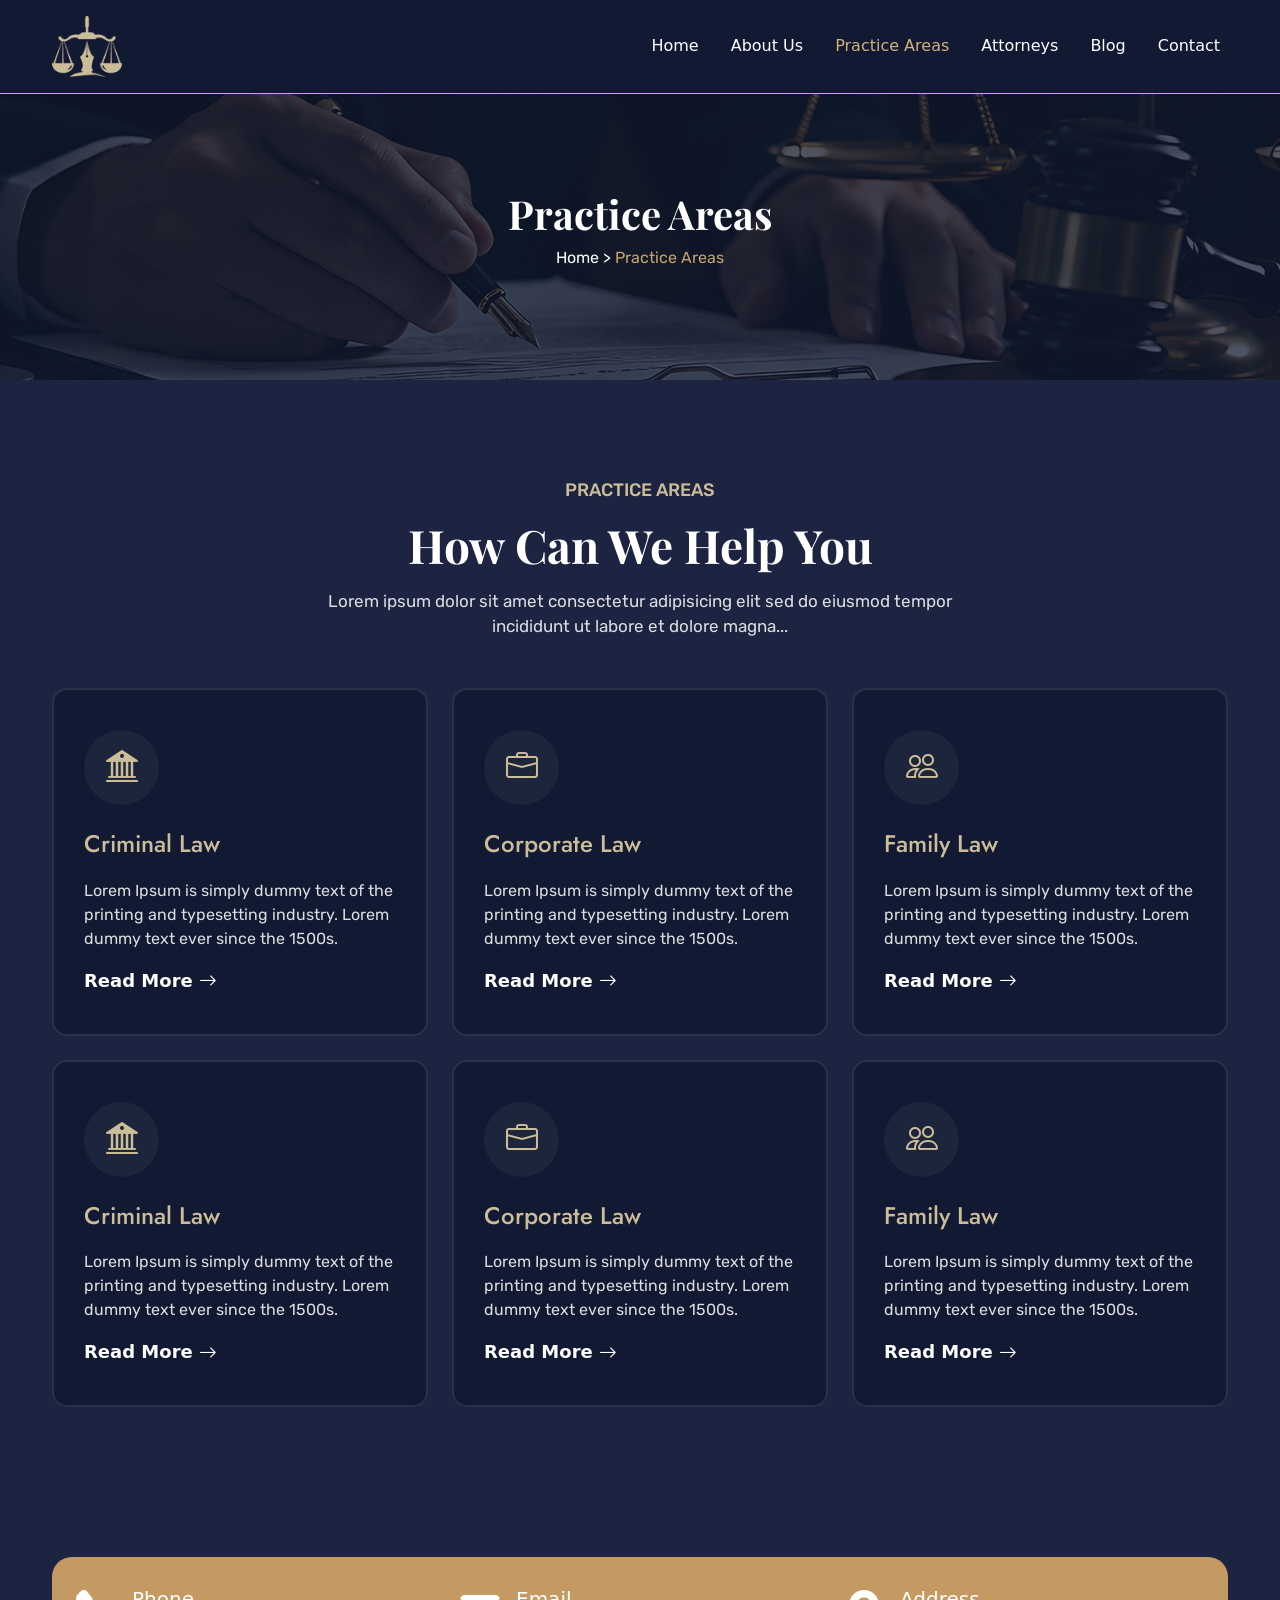
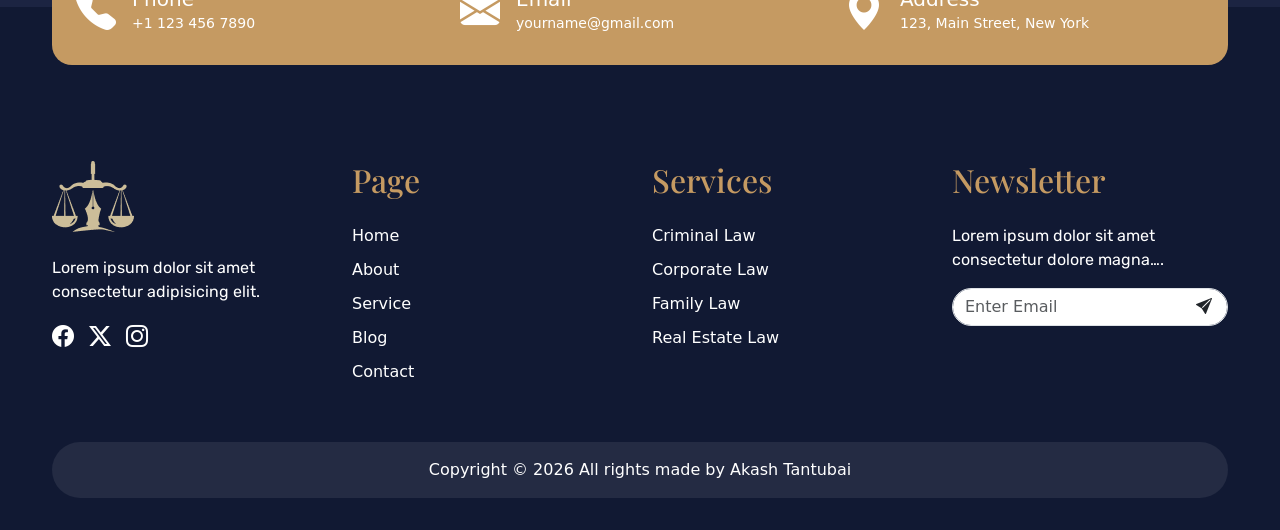
<file: practice.html>
<!DOCTYPE html>
<html lang="en">

<head>
    <meta charset="UTF-8">
    <meta name="viewport" content="width=device-width, initial-scale=1.0">
    <title>Lawyer</title>

        <!-- fav-icon -->
    <link rel="icon" href="img/favicon.png" type="img/x-icon">

    <!-- Bootstrap CSS -->
    <link href="https://cdn.jsdelivr.net/npm/bootstrap@5.3.8/dist/css/bootstrap.min.css" rel="stylesheet">


    <!-- Tailwind CSS -->
    <!-- <script src="https://cdn.tailwindcss.com"></script> -->

    <!--css link-->
    <link href="practice_css/style.css" rel="stylesheet" type="text/css" />

    <!-- Owl Carousel CSS -->
    <link rel="stylesheet"
        href="https://cdnjs.cloudflare.com/ajax/libs/OwlCarousel2/2.3.4/assets/owl.carousel.min.css" />

    <link rel="stylesheet"
        href="https://cdnjs.cloudflare.com/ajax/libs/OwlCarousel2/2.3.4/assets/owl.theme.default.min.css" />

    <!--font-link-->
    <link
        href="https://fonts.googleapis.com/css2?family=Jost:ital,wght@0,100..900;1,100..900&family=Montserrat:ital,wght@0,100..900;1,100..900&family=Playfair+Display:ital,wght@0,400..900;1,400..900&family=Rubik:ital,wght@0,300..900;1,300..900&display=swap"
        rel="stylesheet">

    <!---icon link--->
    <link rel="stylesheet" href="https://cdn.jsdelivr.net/npm/bootstrap-icons@1.11.3/font/bootstrap-icons.min.css">
</head>

<body>


    <!-- NAVBAR SECTION START -->
    <nav class="navbar navbar-expand-lg navbar-dark py-3">
        <div class="container">
            <img src="img/logo.png" />

            <button class="navbar-toggler" data-bs-toggle="collapse" data-bs-target="#menu">
                <span class="navbar-toggler-icon"></span>
            </button>

            <div class="collapse navbar-collapse" id="menu">
                <ul class="navbar-nav ms-auto gap-3">
                    <li class="nav-item"><a class="nav-link" href="index.html">Home</a></li>
                    <li class="nav-item"><a class="nav-link" href="aboutus.html">About Us</a></li>
                    <li class="nav-item"><a class="nav-link active" href="practice.html">Practice Areas</a></li>
                    <li class="nav-item"><a class="nav-link" href="attorneys.html">Attorneys</a></li>
                    <li class="nav-item"><a class="nav-link" href="blog.html">Blog</a></li>
                    <li class="nav-item"><a class="nav-link" href="contact.html">Contact</a></li>
                </ul>
            </div>
        </div>
    </nav>
    <!-- NAVBAR SECTION END -->



    <!--HERO SECTION START-->
    <section class="hero">
        <div class="overlay d-flex align-items-center justify-content-center text-center">
            <div>
                <h1 class="fw-bold">Practice Areas</h1>
                <p><a href="index.html"> Home > </a><span class="gold">Practice Areas</span></p>
            </div>
        </div>
    </section>
    <!--HERO SECTION END-->



    <!-- PRACTICE SECTION START -->
    <section class="practice-section">
        <div class="container">

            <!-- Section Title -->
            <div class="row justify-content-center text-center">
                <div class="col-lg-7">
                    <h3 class="practice-subtitle"> PRACTICE AREAS </h3>

                    <h1 class="practice-title">
                        How Can We Help You
                    </h1>

                    <p class="practice-text">
                        Lorem ipsum dolor sit amet consectetur adipisicing elit
                        sed do eiusmod tempor incididunt ut labore et dolore magna...
                    </p>

                </div>

            </div>

            <!-- Cards -->
            <div class="row g-4 mt-4">

                <!-- Card 1 -->
                <div class="col-lg-4 col-md-6">
                    <div class="practice-card">
                        <div class="practice-icon">
                            <i class="bi bi-bank2"></i>
                        </div>
                        <h2>
                            Criminal Law
                        </h2>
                        <p>
                            Lorem Ipsum is simply dummy text of the printing and
                            typesetting industry. Lorem dummy text ever since the 1500s.
                        </p>
                        <a href="#">
                            Read More
                            <i class="bi bi-arrow-right"></i>
                        </a>
                    </div>
                </div>

                <!-- Card 2 -->
                <div class="col-lg-4 col-md-6">
                    <div class="practice-card">
                        <div class="practice-icon">
                            <i class="bi bi-briefcase"></i>
                        </div>
                        <h2>
                            Corporate Law
                        </h2>
                        <p>
                            Lorem Ipsum is simply dummy text of the printing and
                            typesetting industry. Lorem dummy text ever since the 1500s.
                        </p>
                        <a href="#">
                            Read More
                            <i class="bi bi-arrow-right"></i>
                        </a>
                    </div>
                </div>

                <!-- Card 3 -->
                <div class="col-lg-4 col-md-6">
                    <div class="practice-card">
                        <div class="practice-icon">
                            <i class="bi bi-people"></i>
                        </div>
                        <h2>
                            Family Law
                        </h2>
                        <p>
                            Lorem Ipsum is simply dummy text of the printing and
                            typesetting industry. Lorem dummy text ever since the 1500s.
                        </p>
                        <a href="#">
                            Read More
                            <i class="bi bi-arrow-right"></i>
                        </a>
                    </div>
                </div>

                <!-- Card 4 -->
                <div class="col-lg-4 col-md-6">
                    <div class="practice-card">
                        <div class="practice-icon">
                            <i class="bi bi-bank2"></i>
                        </div>
                        <h2>
                            Criminal Law
                        </h2>
                        <p>
                            Lorem Ipsum is simply dummy text of the printing and
                            typesetting industry. Lorem dummy text ever since the 1500s.
                        </p>
                        <a href="#">
                            Read More
                            <i class="bi bi-arrow-right"></i>
                        </a>
                    </div>
                </div>

                <!-- Card 5 -->
                <div class="col-lg-4 col-md-6">
                    <div class="practice-card">
                        <div class="practice-icon">
                            <i class="bi bi-briefcase"></i>
                        </div>
                        <h2>
                            Corporate Law
                        </h2>
                        <p>
                            Lorem Ipsum is simply dummy text of the printing and
                            typesetting industry. Lorem dummy text ever since the 1500s.
                        </p>
                        <a href="#">
                            Read More
                            <i class="bi bi-arrow-right"></i>
                        </a>
                    </div>
                </div>

                <!-- Card 6 -->
                <div class="col-lg-4 col-md-6">
                    <div class="practice-card">
                        <div class="practice-icon">
                            <i class="bi bi-people"></i>
                        </div>
                        <h2>
                            Family Law
                        </h2>
                        <p>
                            Lorem Ipsum is simply dummy text of the printing and
                            typesetting industry. Lorem dummy text ever since the 1500s.
                        </p>
                        <a href="#">
                            Read More
                            <i class="bi bi-arrow-right"></i>
                        </a>
                    </div>
                </div>

            </div>
        </div>
    </section>
    <!-- PRACTICE SECTION END -->



    <!--FOOTER SECTION START-->
    <section class="footer-section">
        <div class="container">

            <!-- Top Contact Box -->
            <div class="contact-info p-4 mb-5">
                <div class="row text-md-start">

                    <div class="col-md-4 d-flex align-items-center gap-3 mb-3 mb-md-0">
                        <i class="bi bi-telephone-fill fs-1"></i>
                        <div>
                            <h5 class="mb-0">Phone</h5>
                            <small>+1 123 456 7890</small>
                        </div>
                    </div>

                    <div class="col-md-4 d-flex align-items-center gap-3 mb-3 mb-md-0">
                        <i class="bi bi-envelope-fill fs-1"></i>
                        <div>
                            <h5 class="mb-0">Email</h5>
                            <small>yourname@gmail.com</small>
                        </div>
                    </div>

                    <div class="col-md-4 d-flex align-items-center gap-3">
                        <i class="bi bi-geo-alt-fill fs-1"></i>
                        <div>
                            <h5 class="mb-0">Address</h5>
                            <small>123, Main Street, New York</small>
                        </div>
                    </div>

                </div>
            </div>

            <!-- Footer -->
            <div class="row footer gy-4 py-5">

                <div class="col-md-3">
                    <img class="mb-4" src="img/logo.png" alt="logo">
                    <p class="mb-3">Lorem ipsum dolor sit amet<br> consectetur adipisicing elit.</p>

                    <div class="social">
                        <i class="bi bi-facebook"></i>
                        <i class="bi bi-twitter-x"></i>
                        <i class="bi bi-instagram"></i>
                    </div>
                </div>

                <div class="col-md-3">
                    <h1>Page</h1>
                    <a href="#">Home</a>
                    <a href="#">About</a>
                    <a href="#">Service</a>
                    <a href="#">Blog</a>
                    <a href="#">Contact</a>
                </div>

                <div class="col-md-3">
                    <h1>Services</h1>
                    <a href="#">Criminal Law</a>
                    <a href="#">Corporate Law</a>
                    <a href="#">Family Law</a>
                    <a href="#">Real Estate Law</a>
                </div>

                <div class="col-md-3">
                    <h1>Newsletter</h1>
                    <p>Lorem ipsum dolor sit amet consectetur
                        dolore magna….</p>

                    <div class="position-relative">
                        <input type="email" class="form-control pe-5" placeholder="Enter Email">

                        <i class="bi bi-send-fill position-absolute top-50 end-0 translate-middle-y me-3 text-dark"></i>
                    </div>
                </div>

            </div>

            <!-- Bottom -->
            <div class="footer-box text-center py-3">
                Copyright © 2026 All rights made by Akash Tantubai
            </div>

        </div>
    </section>
    <!--FOOTER SECTION END-->















    <!-- Bootstrap JS -->

    <script src="https://cdn.jsdelivr.net/npm/bootstrap@5.3.8/dist/js/bootstrap.bundle.min.js"></script>

    <script src="script.js"></script>
</body>

</html>
</file>
<file: aboutus_css/style.css>
* {

    margin: 0px;
    padding: 0px;
    box-sizing: border-box;
    --gold-color: #CCBD99;
    --dark-color: #21263A;
    --blue-color: #141B32;
}

.container {
    max-width: 1200px !important;
    width: 100%;
    margin: auto;
}

h1 {
    font-family: "Playfair Display", serif;
}

h2 {
    font-family: "Jost", sans-serif;
}

h3,
h4 {
    font-family: "Montserrat", sans-serif;
    font-family: "Rubik", sans-serif;
}

p {
    font-family: "Rubik", sans-serif;
}

li {
    list-style-type: none;
}

a {
    text-decoration: none;
}

body {

    margin: 0px;
    padding: 0px;
    background-color: #1C2442;

}



/*--NAVBAR SECTION START--*/
.navbar {
    position: fixed;
    top: 0;
    left: 0;
    width: 100%;
    z-index: 9999;
    background: #111933;
    /* navbar color */
    transition: all .3s ease;
    border-bottom: 1px #d1b37a solid;


}

/* Logo */
.navbar img {
    width: 80px;
    height: auto;
}

/* Menu Links */
.navbar .nav-link {
    color: #fff;
    font-weight: 500;
    transition: .3s;
    margin: 0px;
}

.navbar .nav-link:hover,
.navbar .nav-link.active {
    color: #d1b37a;
}

/* Body top space */
body {
    padding-top: 80px;
}

/*--NAVBAR SECTION END--*/



/*--HERO SECTION START--*/
.hero {
    background:
        linear-gradient(rgba(17, 26, 49, 0.75),
            rgba(17, 26, 49, 0.75)),
        url("../img/aboutus_ban.jpg");
    background-size: cover;
    background-position: center;
    height: 300px;
}

.hero h1,
.hero p {
    color: #fff;
    ;
}

.hero p {
    margin-bottom: 0px;
}

.hero a{
     color: #fff;
}

.overlay {
    background: rgba(0, 0, 0, -0.5);
    height: 100%;
}

.gold {
    color: #c9a46b;
}

/*--HERO SECTION END--*/



/*--ABOUT SECTION START--*/
.about-section {
    background: #202847;
    padding: 100px 0px 150px 0px;
}

.section-tag {
    color: #d1b37a;
    font-size: 18px;
    font-weight: 500;
}

.about-title {
    color: #fff;
    font-size: 46px;
    font-weight: 600;
    margin: 20px 0;
}

.about-text {
    color: #d8d8d8;
    max-width: 650px;
    margin-bottom: 40px;
}

.about-item {
    display: flex;
    gap: 20px;
    margin-bottom: 35px;
    align-items: center;
}

.icon-box {
    width: 75px;
    height: 75px;
    min-width: 75px;
    background: #111c44;
    border-radius: 50%;
    display: flex;
    align-items: center;
    justify-content: center;
}

.icon-box i {
    color: #d1b37a;
    font-size: 32px;
}

.about-item h4 {
    color: #fff;
    margin-bottom: 8px;
    font-weight: 500;
    font-size: 17px;
}

.about-item p {
    color: #d8d8d8;
    margin: 0;
}

.image-wrapper {
    position: relative;
    display: inline-block;
}

.image-border {
    position: absolute;
    top: 12px;
    left: 12px;
    width: 100%;
    height: 100%;
    border-right: 12px solid #d1b37a;
    border-bottom: 12px solid #d1b37a;
    border-radius: 0 0 20px 20px;
    z-index: 0;
}

.about-img {
    position: relative;

    z-index: 1;
}

.case-box {
    position: absolute;
    left: 50%;
    bottom: 30px;
    transform: translateX(-50%);
    background: rgba(255, 255, 255, .15);
    backdrop-filter: blur(10px);
    color: #fff;
    padding: 15px 45px;
    border-radius: 50px;
    font-size: 16px;
    font-weight: 700;
    z-index: 2;
}


/*--ABOUT SECTION END--*/




/*FOOTER SECTION START*/
.footer-section {
    background: #111933;
    position: absolute;
    width: 100%;


}

.contact-info {
    background: #c59a62;
    border-radius: 20px;
    margin-top: -50px;
}

.footer-box {
    background: rgba(255, 255, 255, .08);
    border-radius: 40px;
}

.footer-section a {
    text-decoration: none;
    color: #fff;
    display: block;
    margin-bottom: 10px;
}

.social i {
    font-size: 22px;
    margin-right: 10px;
    cursor: pointer;
    color: #fff;
}

.social i:hover {
    color: #d1b37a;
}

.form-control {
    border-radius: 30px;
}

.contact-info {
    color: #fff;
}

.footer-section a:hover {
    color: #d1b37a;
}

.footer-section h1 {
    font-size: 32px;
    color: #c59a62;
    margin-bottom: 24px;
}

.footer-section p {
    color: #fff;
    margin-bottom: 16px;
}

.footer-box {
    color: #fff;
    margin-bottom: 32px;
}

/*FOOTER SECTION END*/










/* Responsive */

@media(max-width:1024px) {
    .hero-title {
        font-size: 46px;
    }

    .about-title,
    .practice-title,
    .team-title,
    .faq-title,
    .testimonial-title {
        font-size: 38px;
    }

    .case-box {
        padding: 15px 38px;
    }

    .footer-section h1 {
        font-size: 26px;
    }



}






@media(max-width:768px) {


    .faq-btn {
        margin-bottom: 50px;
    }

    .navbar-toggler {
        color: transparent !important;
    }

        .navbar-collapse{
        background: #202847;
        margin-top: 10px;
        padding: 15px;
        border-radius: 10px;
    }
}






@media(max-width:576px) {

    .contact-info .text-center {
        text-align: left !important;
    }

    .footer {
        text-align: center;
    }

    body {
        padding-top: 80px;
    }

    .navbar img {
        width: 60px;
    }

    .navbar-toggler {
        padding: 4px 8px;
    }

    .about-title {
        font-size: 32px;
    }

    .case-box {
        font-size: 16px;
        padding: 10px 20px;
        font-weight: 500;
    }

    .about-item {
        flex-direction: row;
        align-items: center;
        gap: 16px;
    }
}
</file>
<file: attorneys_css/style.css>
* {

    margin: 0px;
    padding: 0px;
    box-sizing: border-box;
    --gold-color: #CCBD99;
    --dark-color: #21263A;
    --blue-color: #141B32;
}

.container {
    max-width: 1200px !important;
    width: 100%;
    margin: auto;
}

h1 {
    font-family: "Playfair Display", serif;
}

h2 {
    font-family: "Jost", sans-serif;
}

h3,
h4 {
    font-family: "Montserrat", sans-serif;
    font-family: "Rubik", sans-serif;
}

p {
    font-family: "Rubik", sans-serif;
    margin: 0px;
}

li {
    list-style-type: none;
}

a {
    text-decoration: none;
}

body {

    margin: 0px;
    padding: 0px;
    background-color: #1C2442;

}



/*--NAVBAR SECTION START--*/
.navbar {
    position: fixed;
    top: 0;
    left: 0;
    width: 100%;
    z-index: 9999;
    background: #111933;
    /* navbar color */
    transition: all .3s ease;
    border-bottom: 1px #d1b37a solid;


}

/* Logo */
.navbar img {
    width: 70px;
    height: auto;
}

/* Menu Links */
.navbar .nav-link {
    color: #fff;
    font-weight: 500;
    transition: .3s;
    margin: 0px;
}

.navbar .nav-link:hover,
.navbar .nav-link.active {
    color: #d1b37a;
}

/* Body top space */
body {
    padding-top: 80px;
}

/*--NAVBAR SECTION END--*/





/*--HERO SECTION START--*/
.hero {
    background:
        linear-gradient(rgba(17, 26, 49, 0.75),
            rgba(17, 26, 49, 0.75)),
        url("../img/aboutus_ban.jpg");
    background-size: cover;
    background-position: center;
    height: 300px;
}

.hero h1,
.hero p {
    color: #fff;
    ;
}

.hero a{
     color: #fff;
}

.overlay {
    background: rgba(0, 0, 0, -0.5);
    height: 100%;
}

.gold {
    color: #c9a46b;
}

/*--HERO SECTION END--*/




/* ATTORNEY SECTION START*/
.team-section {
    padding: 100px 0px 200px 0px;
}

.team-title {
    color: #fff;
    font-size: 46px;
    font-weight: 700;
    margin-bottom: 24px;
}

.team-text {
    color: #d8d8d8;
    max-width: 700px;
    margin: auto;
}

.team-card {
    position: relative;
    overflow: hidden;
    border-radius: 15px;
    border: 2px solid rgba(255, 255, 255, .15);
    cursor: pointer;

}

.team-card img {
    height: 360px;
    object-fit: cover;
}

.card-content {
    position: absolute;
    left: 15px;
    right: 15px;
    bottom: 15px;
}

/* Name Section */
.info-box {
    background: rgba(255, 255, 255, .15);
    backdrop-filter: blur(10px);
    color: #fff;
    text-align: center;
    border-radius: 12px;
    padding: 15px;
    transition: .4s ease;
    /* border-style: solid;
    border-image: linear-gradient(to right, #ffffff40, #ffffff00) 1; */
}





.info-box h4 {
    margin: 0;
    font-size: 20px;
    font-weight: 400;
}

.info-box span {
    font-size: 18px;
}

/* Social Section Hidden */
.social-box {
    background: rgba(255, 255, 255, .15);
    backdrop-filter: blur(10px);
    border-radius: 12px;
    margin-top: -32px;
    padding: 12px;
    text-align: center;
    display: flex;
    justify-content: center;
    align-items: center;

    transform: translateY(100%);
    opacity: 0;
    visibility: hidden;

    transition: .4s ease;
}

.social-box a {
    color: #fff;
    font-size: 24px;
    margin: 0 10px;
}

.social-box a:hover {
    color: #d1b37a;
}

/* Hover Effect */
.team-card:hover .social-box {
    transform: translateY(0);
    opacity: 1;
    visibility: visible;
}

.team-card:hover .info-box {
    transform: translateY(-70px);
}


/* ATTORNEY SECTION END*/




/*FOOTER SECTION START*/

.footer-section {
    background: #111933;
    position: absolute;
    width: 100%;


}

.contact-info {
    background: #c59a62;
    border-radius: 20px;
    margin-top: -50px;
}

.footer-box {
    background: rgba(255, 255, 255, .08);
    border-radius: 40px;
}

.footer-section a {
    text-decoration: none;
    color: #fff;
    display: block;
    margin-bottom: 10px;
}

.social i {
    font-size: 22px;
    margin-right: 10px;
    cursor: pointer;
    color: #fff;
}

.social i:hover {
    color: #d1b37a;
}

.form-control {
    border-radius: 30px;
}

.contact-info {
    color: #fff;
}

.footer-section a:hover {
    color: #d1b37a;
}

.footer-section h1 {
    font-size: 32px;
    color: #c59a62;
    margin-bottom: 24px;
}

.footer-section p {
    color: #fff;
    margin-bottom: 16px;
}

.footer-box {
    color: #fff;
    margin-bottom: 32px;
}

/*FOOTER SECTION END*/






@media(max-width:1024px) {
    .hero-title {
        font-size: 46px;
    }

    .about-title,
    .practice-title,
    .team-title,
    .faq-title,
    .testimonial-title {
        font-size: 38px;
    }

    .case-box {
        padding: 15px 38px;
    }

    .footer-section h1 {
        font-size: 26px;
    }

}




/* Responsive */
@media (max-width: 991.98px) {

    .navbar {
        padding: 12px 0;
    }

    .navbar-collapse {
        background: #202847;
        margin-top: 10px;
        padding: 15px;
        border-radius: 10px;
    }

    .navbar-nav {
        gap: 0 !important;
    }

    .navbar-nav .nav-item {
        margin: 5px 0;
    }

    .navbar img {
        width: 60px;
    }

    .team-title {
        font-size: 32px;
    }

    .team-card img {
        height: 420px;
    }

    .navbar-toggler:focus {
        box-shadow: none;
    }
}




@media (max-width: 576px) {

    body{
        padding-top: 80px;
    }

    .navbar img{
        width: 60px;
    }

    .navbar-toggler {
        padding: 4px 8px;
    }

    .team-title {
        font-size: 32px;
    }

    .info-box h4 {
        font-size: 22px;
    }

    .info-box span {
        font-size: 15px;
    }

    .social-box a {
        font-size: 20px;
        margin: 0 8px;
    }

    .contact-info .text-center {
        text-align: left !important;
    }

    .footer {
        text-align: center;
    }
}
</file>
<file: blog_css/style.css>
* {

    margin: 0px;
    padding: 0px;
    box-sizing: border-box;
    --gold-color: #CCBD99;
    --dark-color: #21263A;
    --blue-color: #141B32;
}

.container {
    max-width: 1200px !important;
    width: 100%;
    margin: auto;
}

h1 {
    font-family: "Playfair Display", serif;
}

h2 {
    font-family: "Jost", sans-serif;
}

h3,
h4 {
    font-family: "Montserrat", sans-serif;
    font-family: "Rubik", sans-serif;
}

p {
    font-family: "Rubik", sans-serif;
    margin: 0px;
}

li {
    list-style-type: none;
}

a {
    text-decoration: none;
}

body {

    margin: 0px;
    padding: 0px;
    background-color: #1C2442;

}



/* Fixed Navbar */
.navbar {
    position: fixed;
    top: 0;
    left: 0;
    width: 100%;
    z-index: 9999;
    background: #111933;
    /* navbar color */
    transition: all .3s ease;
    border-bottom: 1px #d1b37a solid;


}

/* Logo */
.navbar img {
    width: 70px;
    height: auto;
}

/* Menu Links */
.navbar .nav-link {
    color: #fff;
    font-weight: 500;
    transition: .3s;
    margin: 0px;
}

.navbar .nav-link:hover,
.navbar .nav-link.active {
    color: #d1b37a;
}

/* Body top space */
body {
    padding-top: 80px;
}


/*--HERO SECTION START--*/
.hero {
    background:
        linear-gradient(rgba(17, 26, 49, 0.75),
            rgba(17, 26, 49, 0.75)),
        url("../img/aboutus_ban.jpg");
    background-size: cover;
    background-position: center;
    height: 300px;
}

.hero h1,
.hero p {
    color: #fff;

}

.hero a{
     color: #fff;
}

.overlay {
    background: rgba(0, 0, 0, -0.5);
    height: 100%;
}

.gold {
    color: #c9a46b;
}

/*--HERO SECTION END--*/



/*--BLOG SECTION START--*/
.blog-section {

    padding: 100px 0px 150px 0px;
}

.sidebar-box,
.blog-card {
    background: #101938;
    border-radius: 16px;
    padding: 15px;
    border: 2px solid rgba(255, 255, 255, .15);
    cursor: pointer;
}

.sidebar-title {
    color: #fff;
    font-size: 18px;
    margin-bottom: 15px;
}

.category-link {
    display: block;
    background: #182244;
    color: #fff;
    text-decoration: none;
    padding: 10px;
    margin-bottom: 8px;
    border-radius: 4px;
}

.category-link i {
    color: var(--gold-color);
}

.tag {
    border: 1px solid var(--gold-color);
    color: #fff;
    padding: 5px 10px;
    font-size: 13px;
    border-radius: 4px;
}

.recent-post {
    display: flex;
    gap: 10px;
    margin-bottom: 15px;
}

.recent-post img {
    width: 60px;
    height: 60px;
    object-fit: cover;
}

.recent-post p,
.recent-post small {
    color: #fff;
    margin: 0;
    font-size: 12px;
}

.blog-card {
    padding: 0;
    overflow: hidden;
    margin-bottom: 45px;
}

.blog-content {
    padding: 20px;
}

.blog-meta {
    display: flex;
    flex-wrap: wrap;
    gap: 15px;
    color: #c9a46b;
    font-size: 13px;
    margin-bottom: 15px;
}

.blog-content h3 {
    color: #fff;
    margin-bottom: 15px;
}

.blog-content p {
    color: #d6d6d6;
}

.theme-btn {
    display: inline-block;
    background: #c9a46b;
    color: #fff;
    text-decoration: none;
    padding: 8px 18px;
    border-radius: 8px;
}

.theme-btn:hover {
    background: #b58d55;
}

/*--BLOG SECTION END--*/



/*FOOTER SECTION START*/

.footer-section {
    background: #111933;
    position: absolute;
    width: 100%;


}

.contact-info {
    background: #c59a62;
    border-radius: 20px;
    margin-top: -50px;
}

.footer-box {
    background: rgba(255, 255, 255, .08);
    border-radius: 40px;
}

.footer-section a {
    text-decoration: none;
    color: #fff;
    display: block;
    margin-bottom: 10px;
}

.social i {
    font-size: 22px;
    margin-right: 10px;
    cursor: pointer;
    color: #fff;
}

.social i:hover {
    color: #d1b37a;
}

.form-control {
    border-radius: 8px;
}

.contact-info {
    color: #fff;
}

.footer-section a:hover {
    color: #d1b37a;
}

.footer-section h1 {
    font-size: 32px;
    color: #c59a62;
    margin-bottom: 24px;
}

.footer-section p {
    color: #fff;
}

.footer-box {
    color: #fff;
    margin-bottom: 32px;
}

/*FOOTER SECTION END*/







/* Responsive */
@media(max-width:1024px) {
    .hero-title {
        font-size: 46px;
    }

    .about-title,
    .practice-title,
    .team-title,
    .faq-title,
    .testimonial-title {
        font-size: 38px;
    }

    .case-box {
        padding: 15px 38px;
    }

    .footer-section h1 {
        font-size: 26px;
    }

}






@media (max-width: 991px) {

    .navbar {
        padding: 12px 0;
    }

    .navbar-collapse {
        background: #202847;
        margin-top: 10px;
        padding: 15px;
        border-radius: 10px;
    }

    .navbar-toggler:focus {
        box-shadow: none;
    }

    .navbar-nav {
        gap: 0 !important;
    }

    .navbar-nav .nav-item {
        margin: 5px 0;
    }

    .navbar img {
        width: 60px;
    }

    .sidebar-box {
        margin-bottom: 20px;
    }

    .blog-meta {
        gap: 20px;
        font-size: 12px;
    }
}







@media (max-width: 576px) {

    body {
        padding-top: 80px;
    }

    .navbar img {
        width: 60px;
    }

    .navbar-toggler {
        padding: 4px 8px;
    }

    .blog-content h3 {
        font-size: 22px;
    }

    .blog-meta {
        gap: 20px;
    }

    .contact-info .text-center {
        text-align: left !important;
    }

    .footer {
        text-align: center;
    }
}
</file>
<file: contact_css/style.css>
* {

    margin: 0px;
    padding: 0px;
    box-sizing: border-box;
    --gold-color: #CCBD99;
    --dark-color: #21263A;
    --blue-color: #141B32;
}

.container {
    max-width: 1200px !important;
    width: 100%;
    margin: auto;
}

h1 {
    font-family: "Playfair Display", serif;
}

h2 {
    font-family: "Jost", sans-serif;
}

h3,
h4 {
    font-family: "Montserrat", sans-serif;
    font-family: "Rubik", sans-serif;
}

p {
    font-family: "Rubik", sans-serif;
    margin: 0px;
}

li {
    list-style-type: none;
}

a {
    text-decoration: none;
}

body {

    margin: 0px;
    padding: 0px;
    background-color: #1C2442;

}



/*--NAVBAR SECTION START--*/
.navbar {
    position: fixed;
    top: 0;
    left: 0;
    width: 100%;
    z-index: 9999;
    background: #111933;
    /* navbar color */
    transition: all .3s ease;
    border-bottom: 1px #d1b37a solid;


}

/* Logo */
.navbar img {
    width: 70px;
    height: auto;
}

/* Menu Links */
.navbar .nav-link {
    color: #fff;
    font-weight: 500;
    transition: .3s;
    margin: 0px;
}

.navbar .nav-link:hover,
.navbar .nav-link.active {
    color: #d1b37a;
}

/* Body top space */
body {
    padding-top: 80px;
}

/*--NAVBAR SECTION END--*/




/*--HERO SECTION START--*/
.hero {
    background:
        linear-gradient(rgba(17, 26, 49, 0.75),
            rgba(17, 26, 49, 0.75)),
        url("../img/aboutus_ban.jpg");
    background-size: cover;
    background-position: center;
    height: 300px;
}

.hero h1,
.hero p {
    color: #fff;
}

.hero a{
     color: #fff;
}

.overlay {
    background: rgba(0, 0, 0, -0.5);
    height: 100%;
}

.gold {
    color: #c9a46b;
}

/*--HERO SECTION END--*/



/*--CONTACT SECTION START--*/
.contact-section {
    padding: 100px 0px 150px 0px;
}

.contact-info-box {
    background: #0f1a42;
    border-radius: 10px;
    padding: 20px;
    display: flex;
    align-items: center;
    gap: 15px;
}

.icon-box {
    width: 45px;
    height: 45px;
    background: rgba(255, 255, 255, .08);
    border-radius: 8px;

    display: flex;
    align-items: center;
    justify-content: center;
}

.icon-box i {
    color: #fff;
    font-size: 22px;
}

.contact-info-box h5 {
    color: #fff;
    margin-bottom: 5px;
    font-size: 18px;
}

.contact-info-box p {
    color: #d7d7d7;
    margin: 0;
    font-size: 14px;
}

.contact-form-box {
    background: #0f1a42;
    border-radius: 12px;
    padding: 25px;
}

.custom-input {
    background: rgba(255, 255, 255, .05);
    border: none;
    color: #fff;
    padding: 12px 15px;
}

.custom-input:focus {
    background: rgba(255, 255, 255, .08);
    color: #fff;
    box-shadow: none;
    border: none;
}

.custom-input::placeholder {
    color: #bdbdbd;
}

.send-btn {
    background: #c9a46b;
    border: none;
    color: #fff;
    padding: 10px 40px;
    border-radius: 30px;
    font-weight: 500;
}

/*--CONTACT SECTION END--*/




/*FOOTER SECTION START*/
.footer-section {
    background: #111933;
    position: absolute;
    width: 100%;


}

.contact-info {
    background: #c59a62;
    border-radius: 20px;
    margin-top: -50px;
}

.footer-box {
    background: rgba(255, 255, 255, .08);
    border-radius: 40px;
}

.footer-section a {
    text-decoration: none;
    color: #fff;
    display: block;
    margin-bottom: 10px;
}

.social i {
    font-size: 22px;
    margin-right: 10px;
    cursor: pointer;
    color: #fff;
}

.social i:hover {
    color: #d1b37a;
}

.contact-info {
    color: #fff;
}

.footer-section a:hover {
    color: #d1b37a;
}

.footer-section h1 {
    font-size: 32px;
    color: #c59a62;
    margin-bottom: 24px;
}

.footer-section p {
    color: #fff;
}

.footer-box {
    color: #fff;
    margin-bottom: 32px;
}

/*FOOTER SECTION END*/







/* Responsive */
@media(max-width:1024px) {
    .hero-title {
        font-size: 46px;
    }

    .about-title,
    .practice-title,
    .team-title,
    .faq-title,
    .testimonial-title {
        font-size: 38px;
    }

    .case-box {
        padding: 15px 38px;
    }

    .footer-section h1 {
        font-size: 26px;
    }

}





@media (max-width: 991px) {

    .navbar {
        padding: 12px 0;
    }

    .navbar-collapse {
        background: #202847;
        margin-top: 10px;
        padding: 15px;
        border-radius: 10px;
    }

    .navbar-nav {
        gap: 0 !important;
    }

    .navbar-nav .nav-item {
        margin: 5px 0;
    }

    .navbar img {
        width: 60px;
    }

    .contact-info-box {
        margin-bottom: 15px;
    }

    .contact-form-box {
        margin-top: 10px;
    }
}






@media (max-width: 576px) {

    body {
        padding-top: 80px;
    }

    .navbar img {
        width: 60px;
    }

    .navbar-toggler {
        padding: 4px 8px;
    }

    .contact-info-box {
        padding: 15px;
    }

    .contact-form-box {
        padding: 20px;
    }

    .contact-info .text-center {
        text-align: left !important;
    }

    .footer {
        text-align: center;
    }
}
</file>
<file: practice_css/style.css>
* {

  margin: 0px;
  padding: 0px;
  box-sizing: border-box;
  --gold-color: #CCBD99;
  --dark-color: #21263A;
  --blue-color: #141B32;
}

.container {
  max-width: 1200px !important;
  width: 100%;
  margin: auto;
}

h1 {
  font-family: "Playfair Display", serif;
}

h2 {
  font-family: "Jost", sans-serif;
}

h3,
h4 {
  font-family: "Montserrat", sans-serif;
  font-family: "Rubik", sans-serif;
}

p {
  font-family: "Rubik", sans-serif;
  margin: 0px;
}

li {
  list-style-type: none;
}

a {
  text-decoration: none;
}

body {

  margin: 0px;
  padding: 0px;
  background-color: #1C2442;

}



/*--NAVBAR SECTION START--*/
.navbar{
    position: fixed;
    top: 0;
    left: 0;
    width: 100%;
    z-index: 9999;
    background: #111933; /* navbar color */
    transition: all .3s ease;
    border-bottom: 1px #d1b37a solid;
    
    
}

/* Logo */
.navbar img{
    width: 70px;
    height: auto;
}

/* Menu Links */
.navbar .nav-link{
    color: #fff;
    font-weight: 500;
    transition: .3s;
    margin: 0px;
}

.navbar .nav-link:hover,
.navbar .nav-link.active{
    color: #d1b37a;
}

/* Body top space */
body{
    padding-top: 80px;
}

/*--NAVBAR SECTION END--*/




/*--HERO SECTION START--*/
.hero {
  background:
    linear-gradient(rgba(17, 26, 49, 0.75),
      rgba(17, 26, 49, 0.75)),
    url("../img/aboutus_ban.jpg");
  background-size: cover;
  background-position: center;
  height: 300px;
}

.hero h1, .hero p{
  color: #fff;;
}

.hero a{
     color: #fff;
}

.overlay {
  background: rgba(0, 0, 0, -0.5);
  height: 100%;
}

.gold {
  color: #c9a46b;
}
/*--HERO SECTION END--*/



/* PRACTICE SECTION START*/
.practice-section {
    background: #1C2442;
    padding: 100px 0px 200px 0px;
}

.practice-subtitle {
    color: var(--gold-color);
    font-size: 18px;
    font-weight: 500;
}

.practice-title {
    color: #fff;
    font-size: 46px;
    font-weight: 700;
    margin: 16px 0px;
}

.practice-text {
    color: #ddd;
    font-size: 17px;
}

.practice-card {
    background: #111933;
    border: 2px solid rgba(255, 255, 255, 0.1);
    border-radius: 15px;
    padding: 40px 30px;
    transition: .4s;
    cursor: pointer;
}

.practice-card:hover {
    transform: translateY(-10px);
    border-color: var(--gold-color);
}

.practice-icon {
    width: 75px;
    height: 75px;
    background: rgba(255, 255, 255, 0.05);
    border-radius: 50%;
    display: flex;
    justify-content: center;
    align-items: center;
    margin-bottom: 25px;
}

.practice-icon i {
    color: var(--gold-color);
    font-size: 32px;
}

.practice-card h2 {
    color: var(--gold-color);
    font-size: 24px;
    margin-bottom: 20px;
}

.practice-card p {
    color: #ddd;
    font-size: 16px;
    margin-bottom: 16px;
}

.practice-card a {
    color: #fff;
    text-decoration: none;
    font-size: 18px;
    font-weight: 600;
}

.practice-card a:hover {
    color: var(--gold-color);
}

/* PRACTICE SECTION END*/



/*FOOTER SECTION START*/

.footer-section {
    background: #111933;
    position: absolute;
    width: 100%;


}

.contact-info {
    background: #c59a62;
    border-radius: 20px;
    margin-top: -50px;
}

.footer-box {
    background: rgba(255, 255, 255, .08);
    border-radius: 40px;
}

.footer-section a {
    text-decoration: none;
    color: #fff;
    display: block;
    margin-bottom: 10px;
}

.social i {
    font-size: 22px;
    margin-right: 10px;
    cursor: pointer;
    color: #fff;
}

.social i:hover {
    color: #d1b37a;
}

.form-control {
    border-radius: 30px;
}

.contact-info {
    color: #fff;
}

.footer-section a:hover {
    color: #d1b37a;
}

.footer-section h1 {
    font-size: 32px;
    color: #c59a62;
    margin-bottom: 24px;
}

.footer-section p {
    color: #fff;
    margin-bottom: 16px;
}

.footer-box {
    color: #fff;
    margin-bottom: 32px;
}

/*FOOTER SECTION END*/






@media(max-width:1024px) {
    .hero-title {
        font-size: 46px;
    }

    .about-title,
    .practice-title,
    .team-title,
    .faq-title,
    .testimonial-title {
        font-size: 38px;
    }

    .case-box {
        padding: 15px 38px;
    }

        .footer-section h1 {
        font-size: 26px;
    }

}




/* Responsive */
@media (max-width: 991.98px){

    .navbar{
        padding: 12px 0;
    }

    .navbar-collapse{
        background: #202847;
        margin-top: 10px;
        padding: 15px;
        border-radius: 10px;
    }

    .navbar-nav{
        gap: 0 !important;
    }

    .navbar-nav .nav-item{
        margin: 5px 0;
    }

    .navbar img{
        width: 60px;
    }

    .navbar-toggler:focus{
        box-shadow: none;
    }

        .about-title,
    .practice-title,
    .team-title,
    .faq-title,
    .testimonial-title {
        font-size: 32px;
    }

    .practice-card a{
        font-size: 18px;
    }
}





@media (max-width: 576px){

    body{
        padding-top: 80px;
    }

    .navbar img{
        width: 60px;
    }

    .navbar-toggler{
        padding: 4px 8px;
    }

        .contact-info .text-center {
        text-align: left !important;
    }

    .footer {
        text-align: center;
    }
}
</file>
